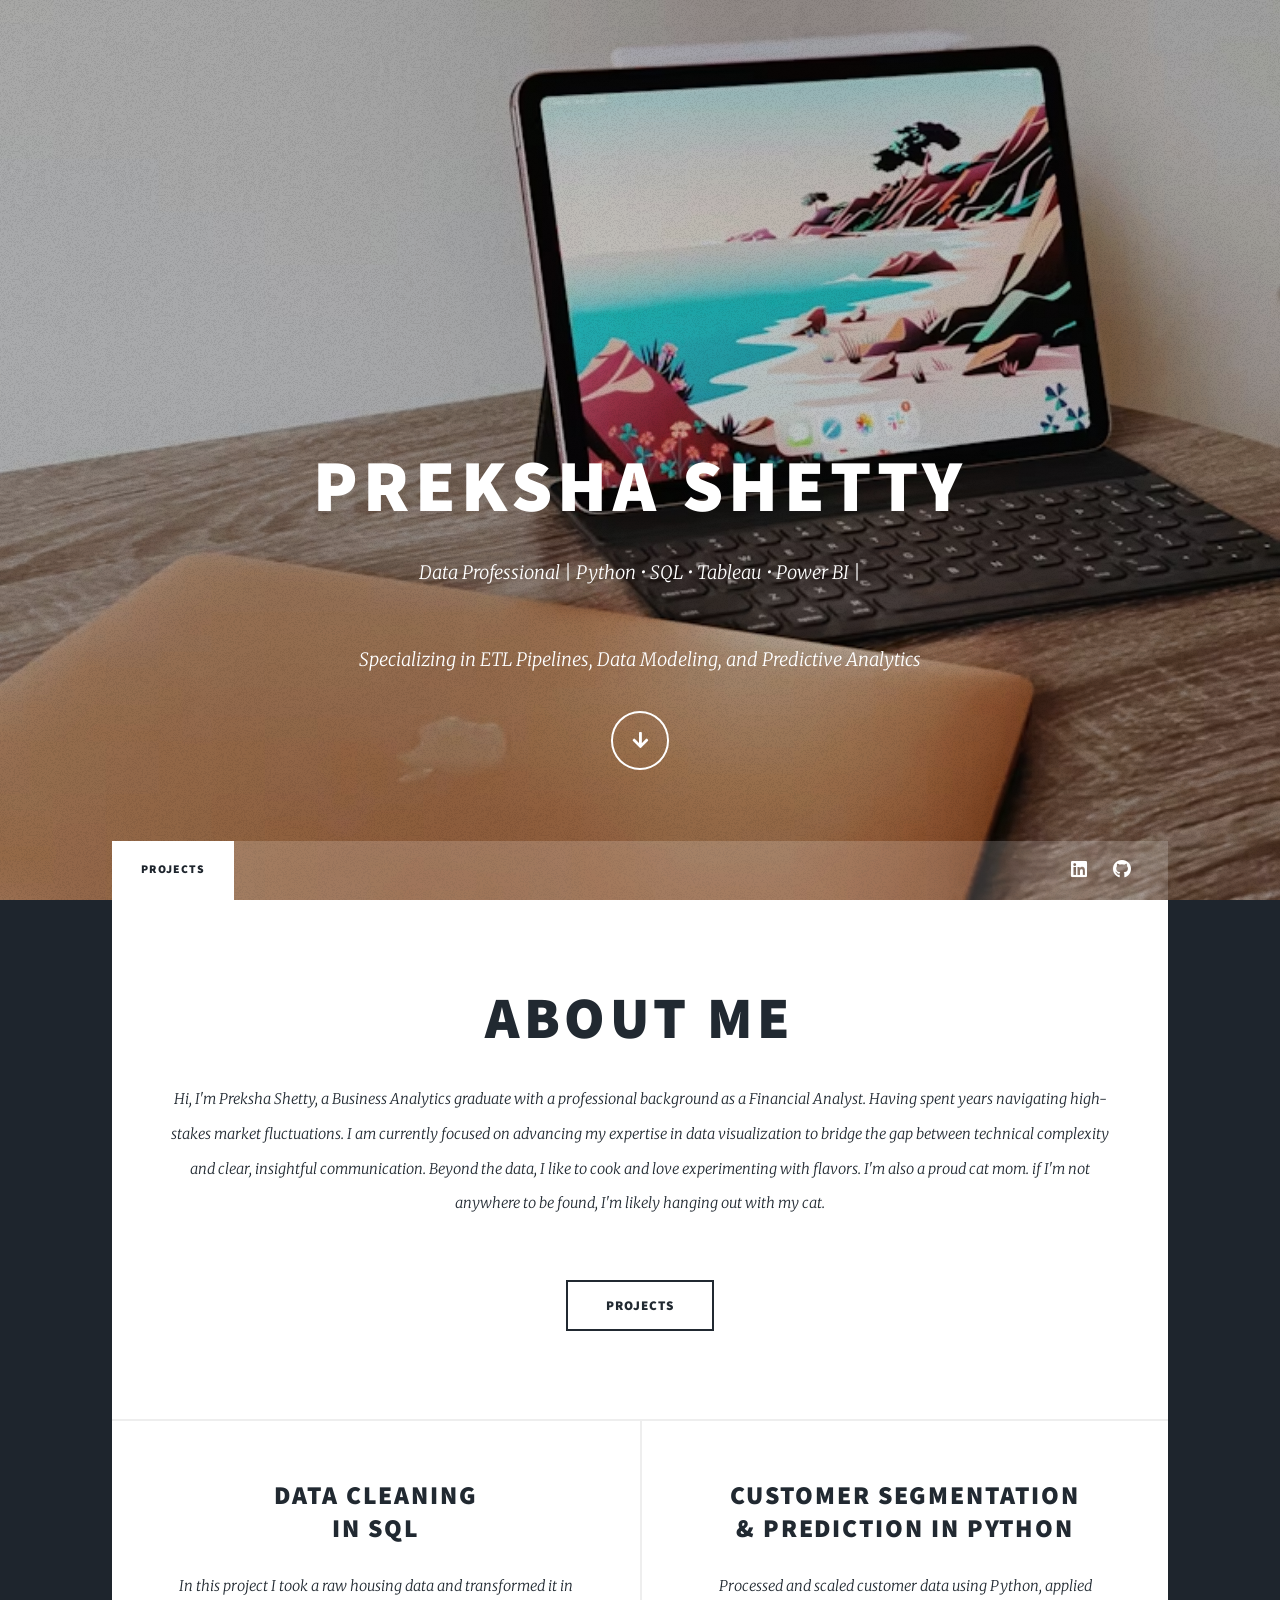
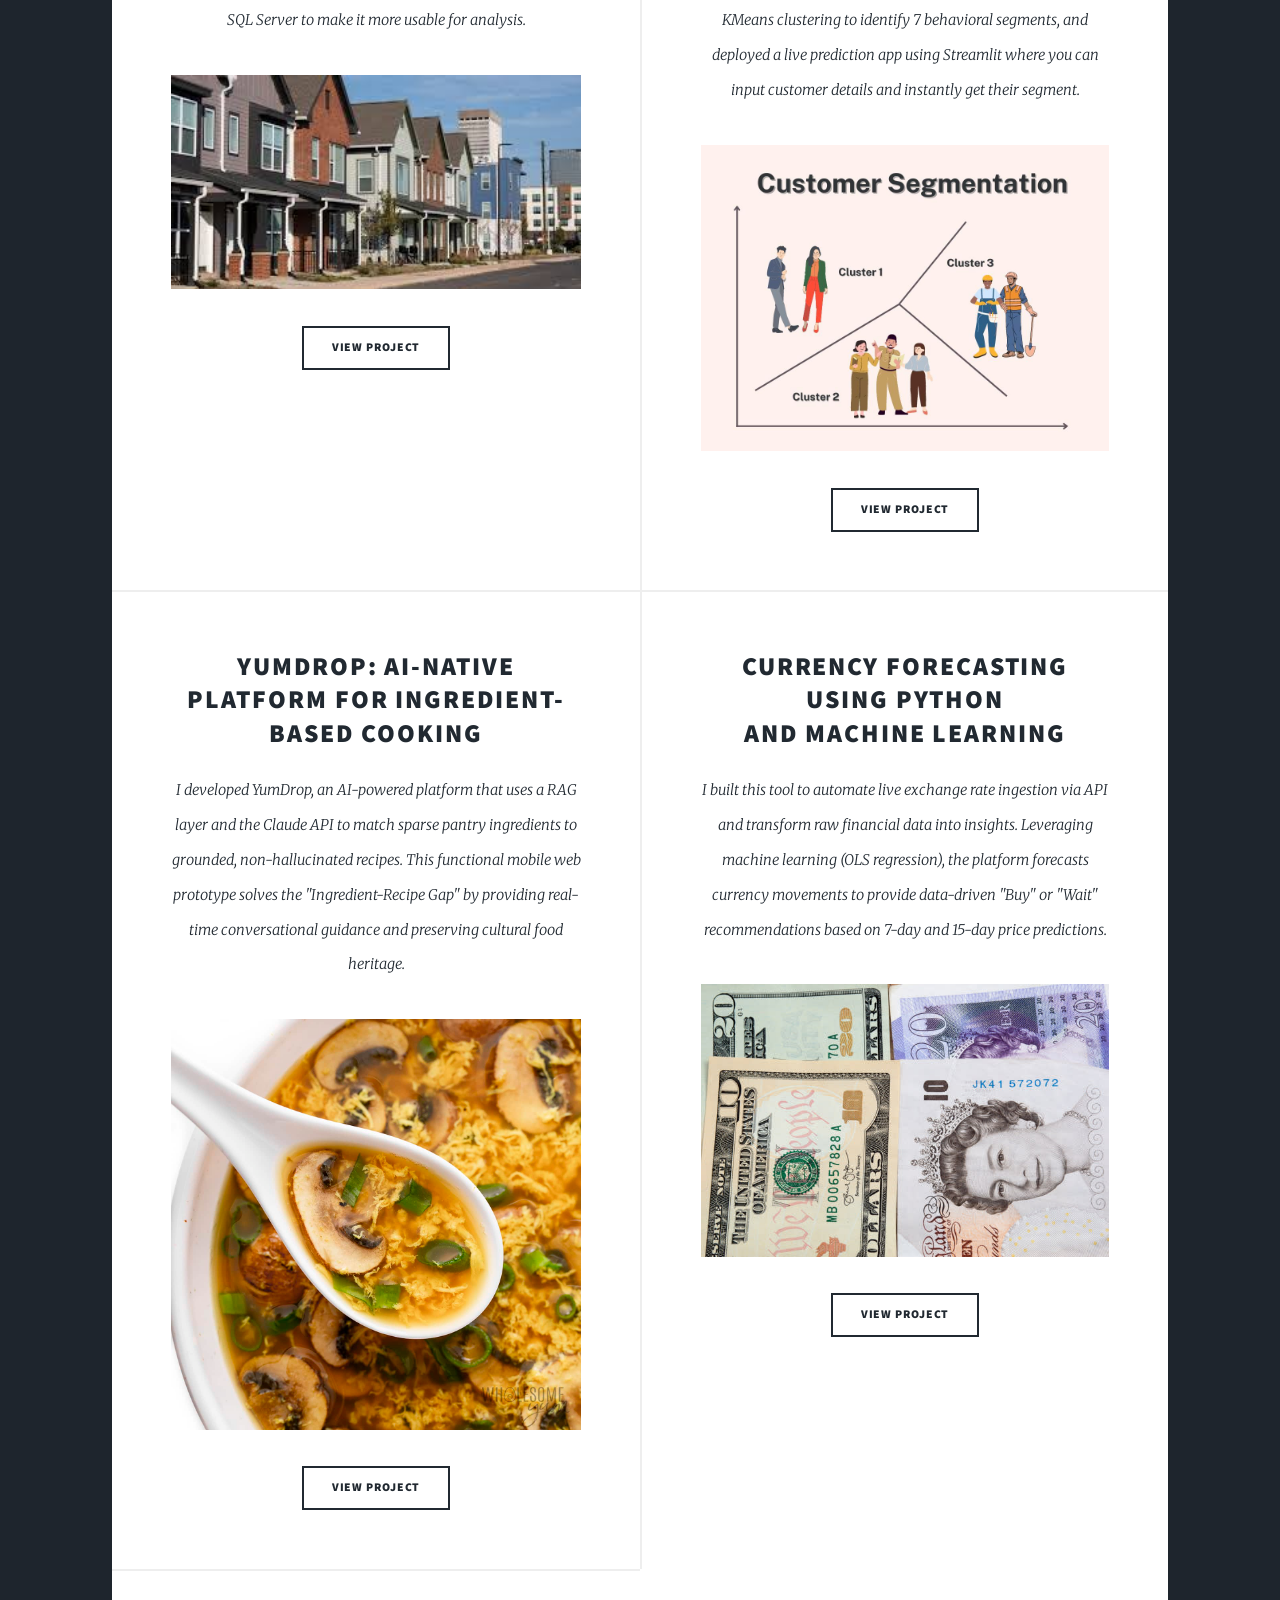
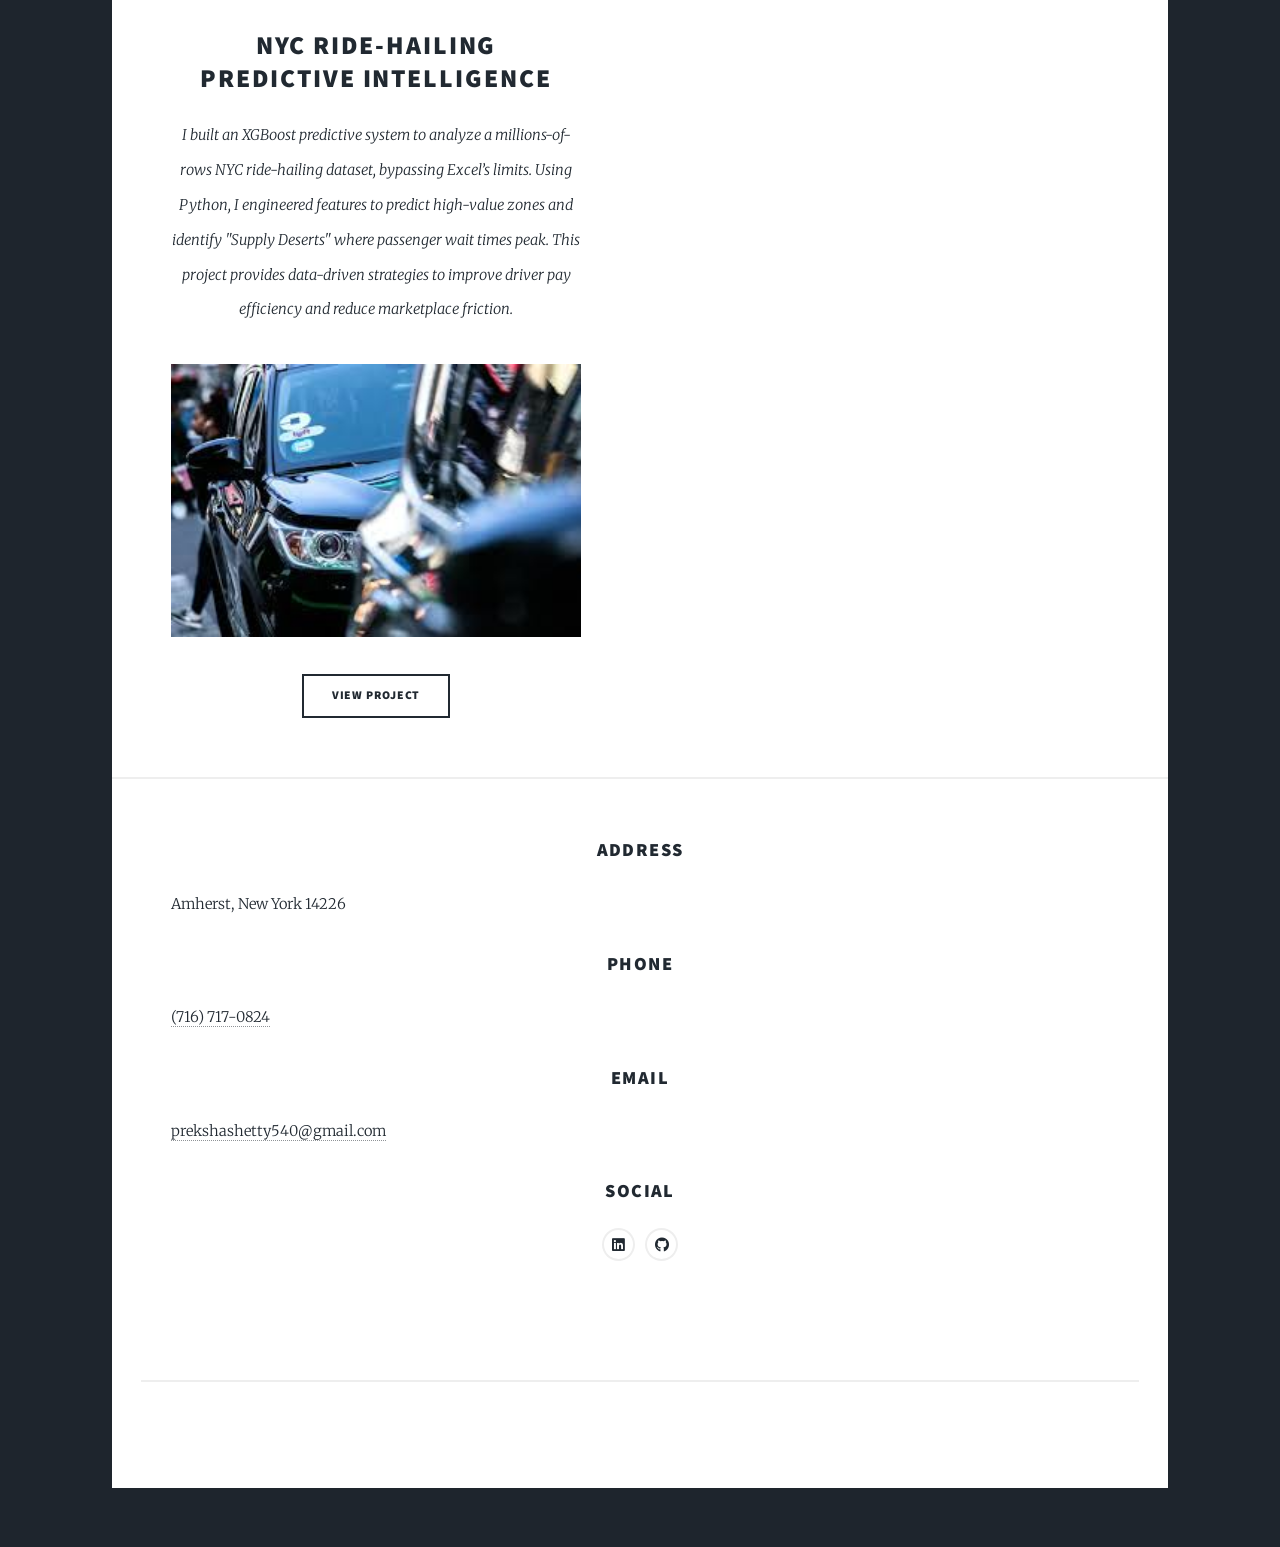
<file: index.html>
<!DOCTYPE HTML>
<!--
	Massively by HTML5 UP
	html5up.net | @ajlkn
	Free for personal and commercial use under the CCA 3.0 license (html5up.net/license)
-->
<html>
	<head>
		<title>Preksha Shetty Portfolio</title>
		<meta charset="utf-8" />
	<meta name="viewport" content="width=device-width, initial-scale=1, maximum-scale=1, user-scalable=no" />
		<link rel="stylesheet" href="assets/css/main.css" />
		<noscript><link rel="stylesheet" href="assets/css/noscript.css" /></noscript>
		<style>
  body {
    background-size: cover !important;
    background-attachment: scroll !important;
    background-position: center center !important;
  }

  #intro {
    background-size: cover !important;
    background-attachment: scroll !important;
    background-position: center center !important;
  }
</style>
	</head>
	<body class="is-preload">

		<!-- Wrapper -->
			<div id="wrapper" class="fade-in">

				<!-- Intro -->
					<div id="intro">
						<h1>Preksha Shetty<br />
						</h1>
						<p>Data Professional | Python • SQL • Tableau • Power BI |
						 <br />
						  <br /> Specializing in ETL Pipelines, Data Modeling, and Predictive Analytics <br />
						 </p>
						<ul class="actions">
							<li><a href="#header" class="button icon solid solo fa-arrow-down scrolly">Continue</a></li>
						</ul>
					</div>

				<!-- Header -->
					<header id="header">
						<a href="index.html" class="logo">About Me</a>
					</header>

				<!-- Nav -->
					<nav id="nav">
						<ul class="links">
							<li class="active"><a href="index.html">Projects</a></li>
							
						</ul>
						<ul class="icons">
							<li><a href="https://www.linkedin.com/in/prekshasshetty/" class="icon brands alt fa-linkedin"><span class="label">linkedin</span></a></li>
							<li><a href="https://github.com/Preksha-Shetty" class="icon brands alt fa-github"><span class="label">GitHub</span></a></li>
						</ul>
					</nav>

				<!-- Main -->
					<div id="main">

						<!-- Featured Post -->
							<article class="post featured">
								<header class="major">
									
									<h2><a href="#">About Me<br />
									</a></h2>
									<p>Hi, I'm Preksha Shetty, a Business Analytics graduate with a
professional background as a Financial Analyst. Having spent years
navigating high-stakes market fluctuations. I am currently focused on
advancing my expertise in data visualization to bridge the gap between
technical complexity and clear, insightful communication. Beyond the
data, I like to cook and love experimenting with flavors. I'm also a
proud cat mom. if I'm not anywhere to be found, I'm likely hanging out
with my cat.<br /></p>
								</header>
								
								<ul class="actions special">
									<li><a href="#" class="button large">Projects</a></li>
								</ul>
							</article>

						<!-- Posts -->
							<section class="posts">
								<article>
									<header>
										<h2><a href="#">Data Cleaning <br />
										in SQL</a></h2>
									</header>
									<p style="text-align: center;"><em>In this project I took a raw housing data and transformed it in SQL Server to make it more usable for analysis.</em></p>
									<a href="#" class="image fit"><img src="images/housing.jpg" alt="" /></a>
									
									<ul class="actions special">
										<li><a href="https://github.com/Preksha-Shetty/Data-Cleaning-in-SQL" class="button">View Project</a></li>
									</ul>
								</article>
								<article>
									<header>
										<h2><a href="#">Customer Segmentation <br />
										& Prediction in Python</a></h2>
									</header>
									<p style="text-align: center;"><em>Processed and scaled customer data using Python, applied KMeans clustering to identify 7 behavioral segments, and deployed a live prediction app using Streamlit where you can input customer details and instantly get their segment. </em></p>
									<a href="#" class="image fit"><img src="images/seg.jpg" alt="" /></a>
									
									<ul class="actions special">
										<li><a href="https://github.com/Preksha-Shetty/Customer-Segmentation" class="button">View Project</a></li>
									</ul>
								</article>
									<article>
									<header>
										<h2><a href="#">YumDrop: AI-Native Platform for Ingredient-Based Cooking </a></h2>
									</header>
									<p style="text-align: center;"><em>I developed YumDrop, an AI-powered platform that uses a RAG layer and the Claude API to match sparse pantry ingredients to grounded, non-hallucinated recipes. This functional mobile web prototype solves the "Ingredient-Recipe Gap" by providing real-time conversational guidance and preserving cultural food heritage.</em></p>
									<a href="#" class="image fit"><img src="images/yumdrop.jpg" alt="" /></a>
									<ul class="actions special">
										<li><a href="https://github.com/Preksha-Shetty/YumDrop" class="button">View Project</a></li>
									</ul>
								</article>
								<article>
									<header>
										<h2><a href="#">Currency Forecasting using Python <br />
										and Machine Learning</a></h2>
									</header>
									<p style="text-align: center;"><em>I built this tool to automate live exchange rate ingestion via API and transform raw financial data into insights. Leveraging machine learning (OLS regression), the platform forecasts currency movements to provide data-driven "Buy" or "Wait" recommendations based on 7-day and 15-day price predictions.</em></p>
									<a href="#" class="image fit"><img src="images/Currency.jpg" alt="" /></a>
									
									<ul class="actions special">
										<li><a href="https://github.com/Preksha-Shetty/RateWatch" class="button">View Project</a></li>
									</ul>
								</article>
								<article>
									<header>
										<h2><a href="#">NYC Ride-Hailing  <br />
										Predictive Intelligence</a></h2>
									</header>
									<p style="text-align: center;"><em>I built an XGBoost predictive system to analyze a millions-of-rows NYC ride-hailing dataset, bypassing Excel’s limits. Using Python, I engineered features to predict high-value zones and identify "Supply Deserts" where passenger wait times peak. This project provides data-driven strategies to improve driver pay efficiency and reduce marketplace friction.</em></p>
									<a href="#" class="image fit"><img src="images/uber1.jpg" alt="" /></a>
									
									<ul class="actions special">
										<li><a href="https://github.com/Preksha-Shetty/XGBoost-Intelligence-for-Urban-Mobility-Markets" class="button">View Project</a></li>
									</ul>
								</article>
							</section>

						<!-- Footer -->
							<footer>
								<section class="split contact">
									<section class="alt">
										<h3>Address</h3>
										<p>Amherst, New York 14226</p>
									</section>
									<section>
										<h3>Phone</h3>
										<p><a href="#">(716) 717-0824</a></p>
									</section>
									<section>
										<h3>Email</h3>
										<p><a href="#">prekshashetty540@gmail.com</a></p>
									</section>
									<section>
										<h3>Social</h3>
										<ul class="icons alt">
											<li><a href="https://www.linkedin.com/in/prekshasshetty/" class="icon brands alt fa-linkedin"><span class="label">linkedin</span></a></li>
											<li><a href="https://github.com/Preksha-Shetty" class="icon brands alt fa-github"><span class="label">GitHub</span></a></li>
										</ul>
									</section>
								</section>
							</footer>

				<!-- Copyright -->
					<div id="copyright">
						<ul><li>&copy; Untitled</li><li>Design: <a href="https://html5up.net">HTML5 UP</a></li></ul>
					</div>

			</div>

		<!-- Scripts -->
			<script src="assets/js/jquery.min.js"></script>
			<script src="assets/js/jquery.scrollex.min.js"></script>
			<script src="assets/js/jquery.scrolly.min.js"></script>
			<script src="assets/js/browser.min.js"></script>
			<script src="assets/js/breakpoints.min.js"></script>
			<script src="assets/js/util.js"></script>
			<script src="assets/js/main.js"></script>

	</body>
</html>
</file>
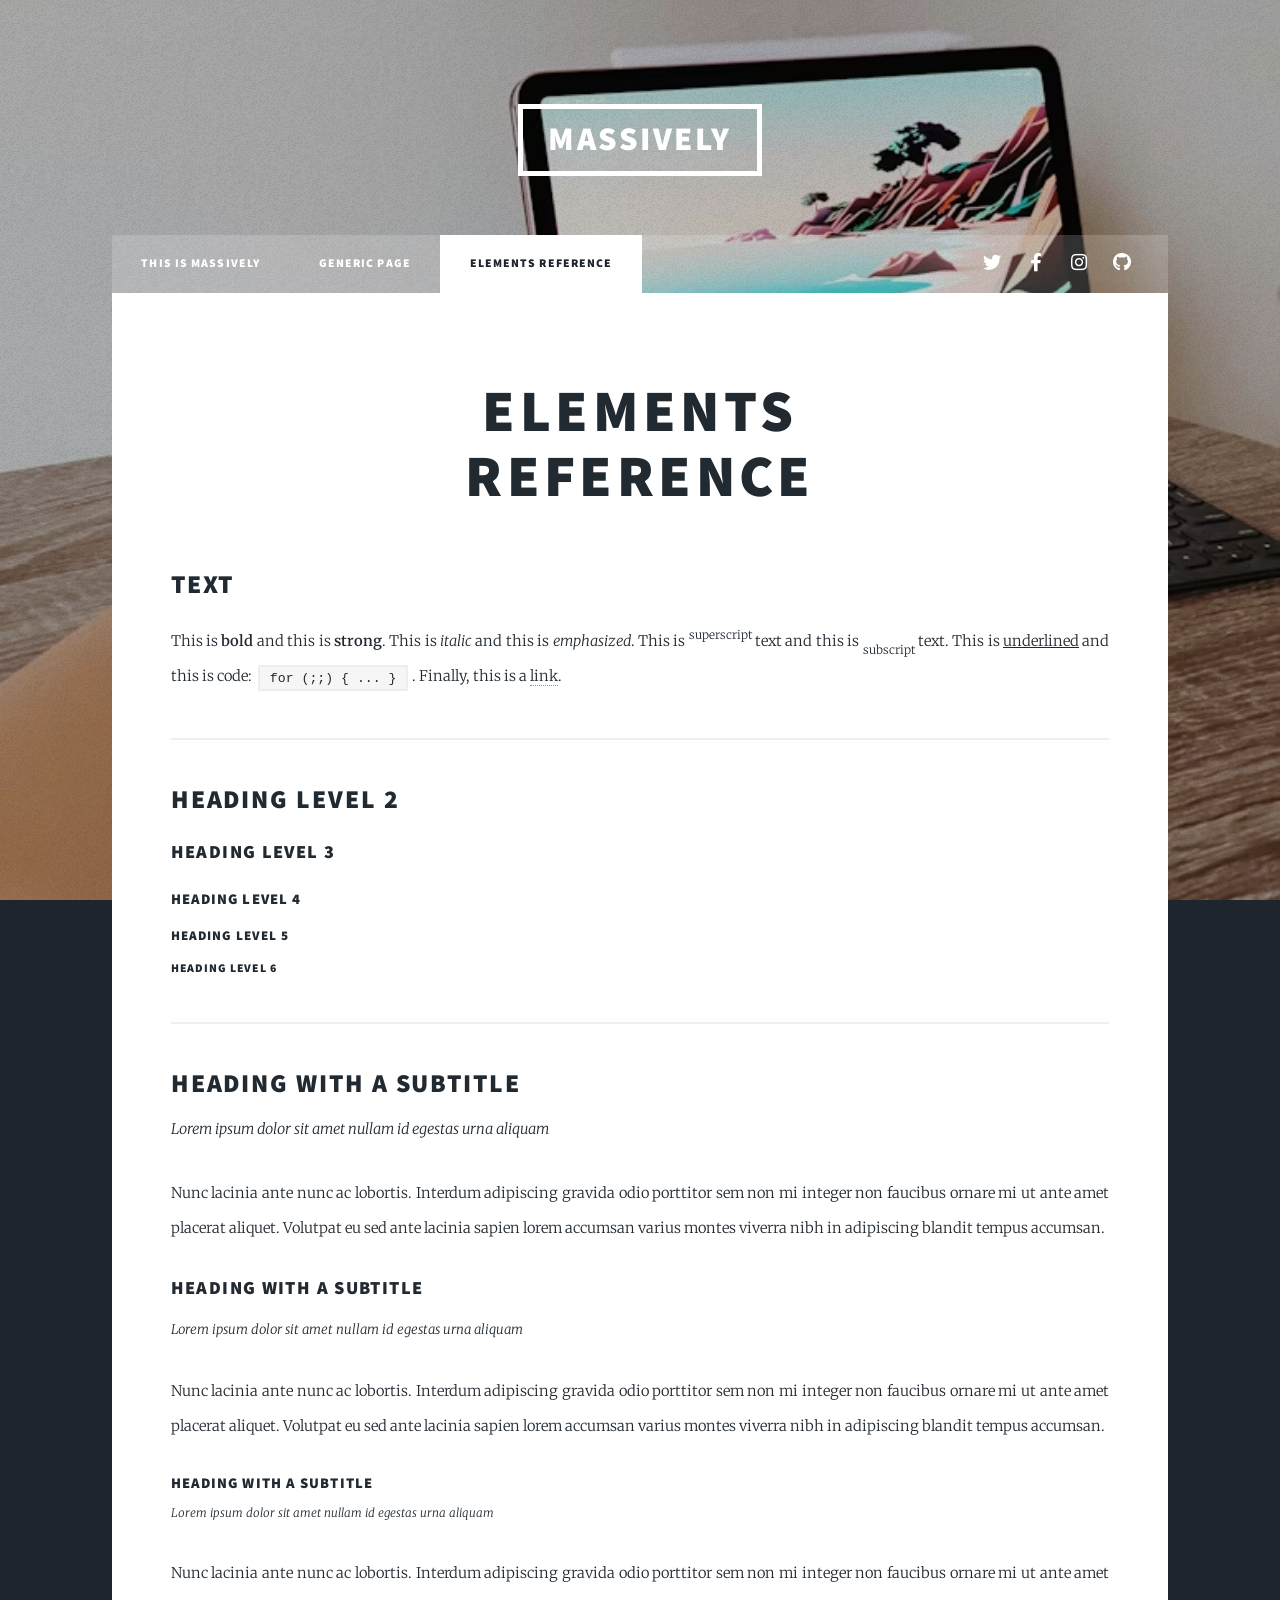
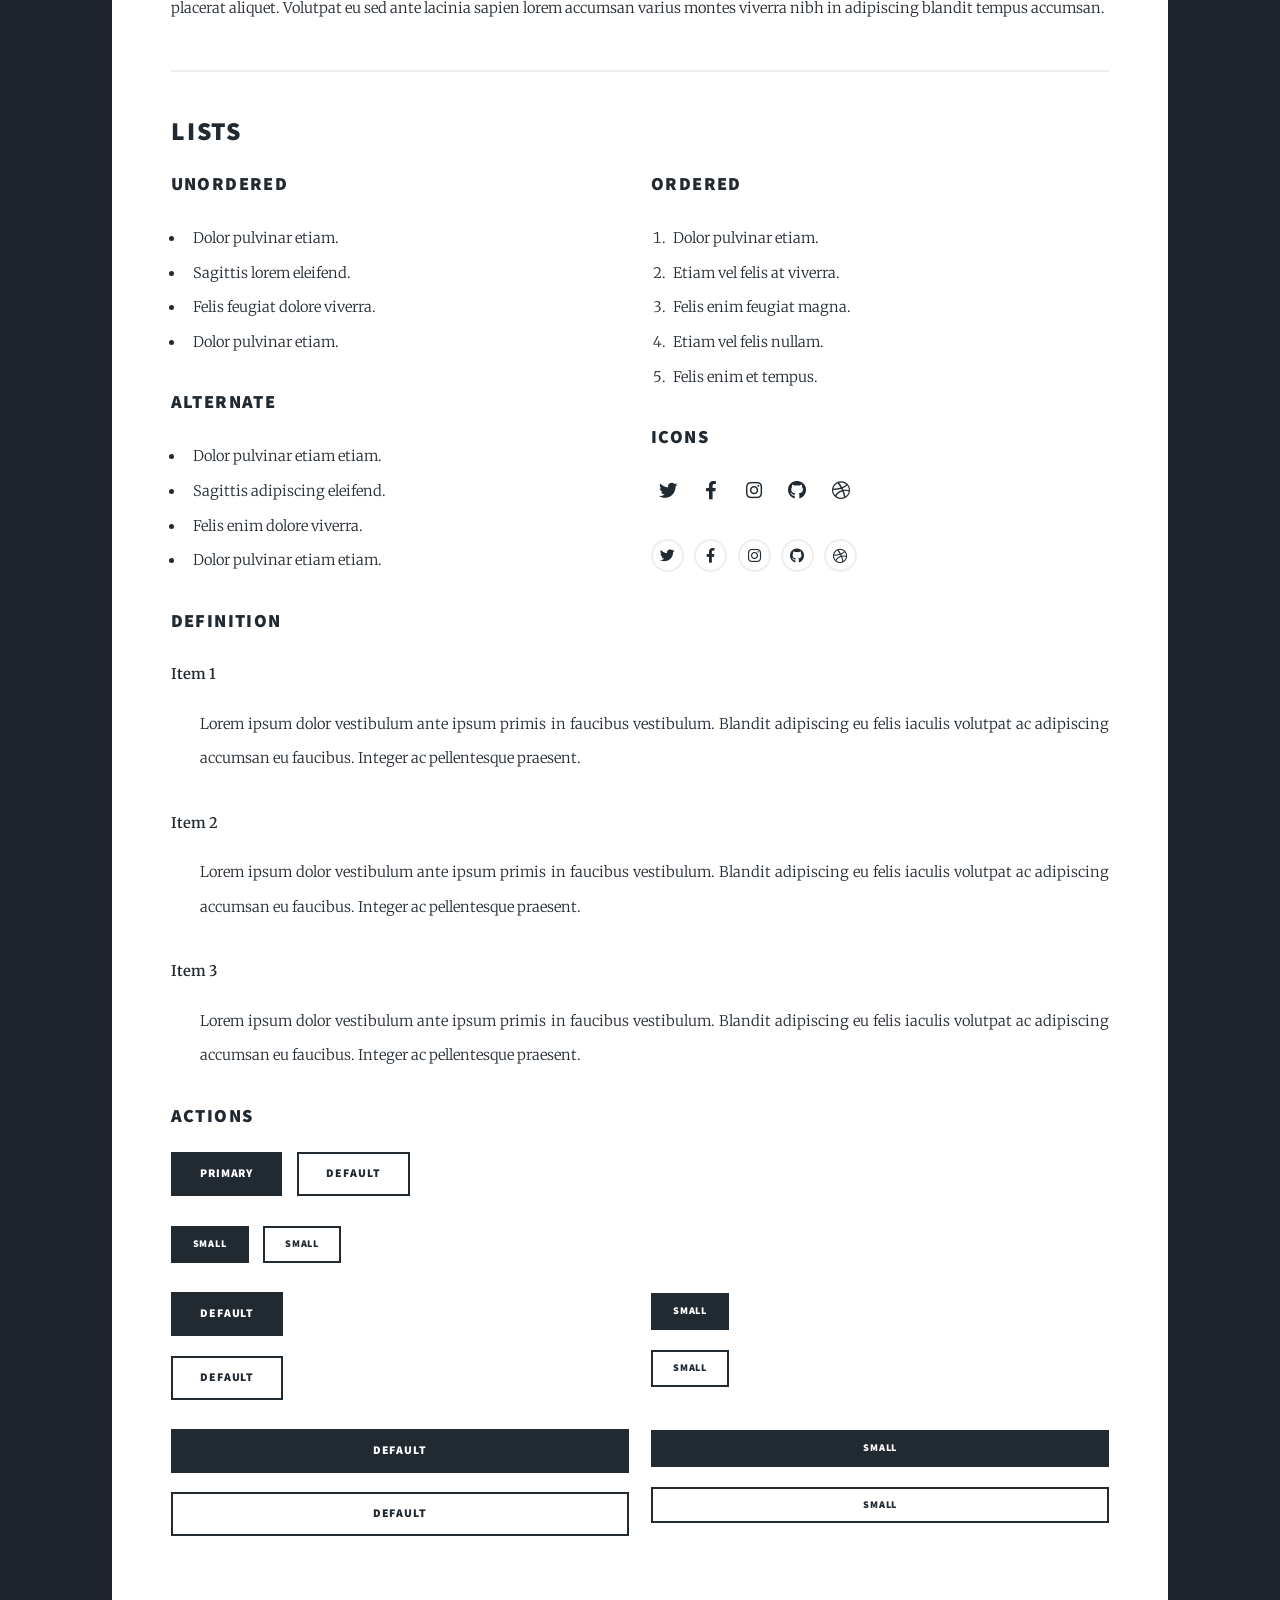
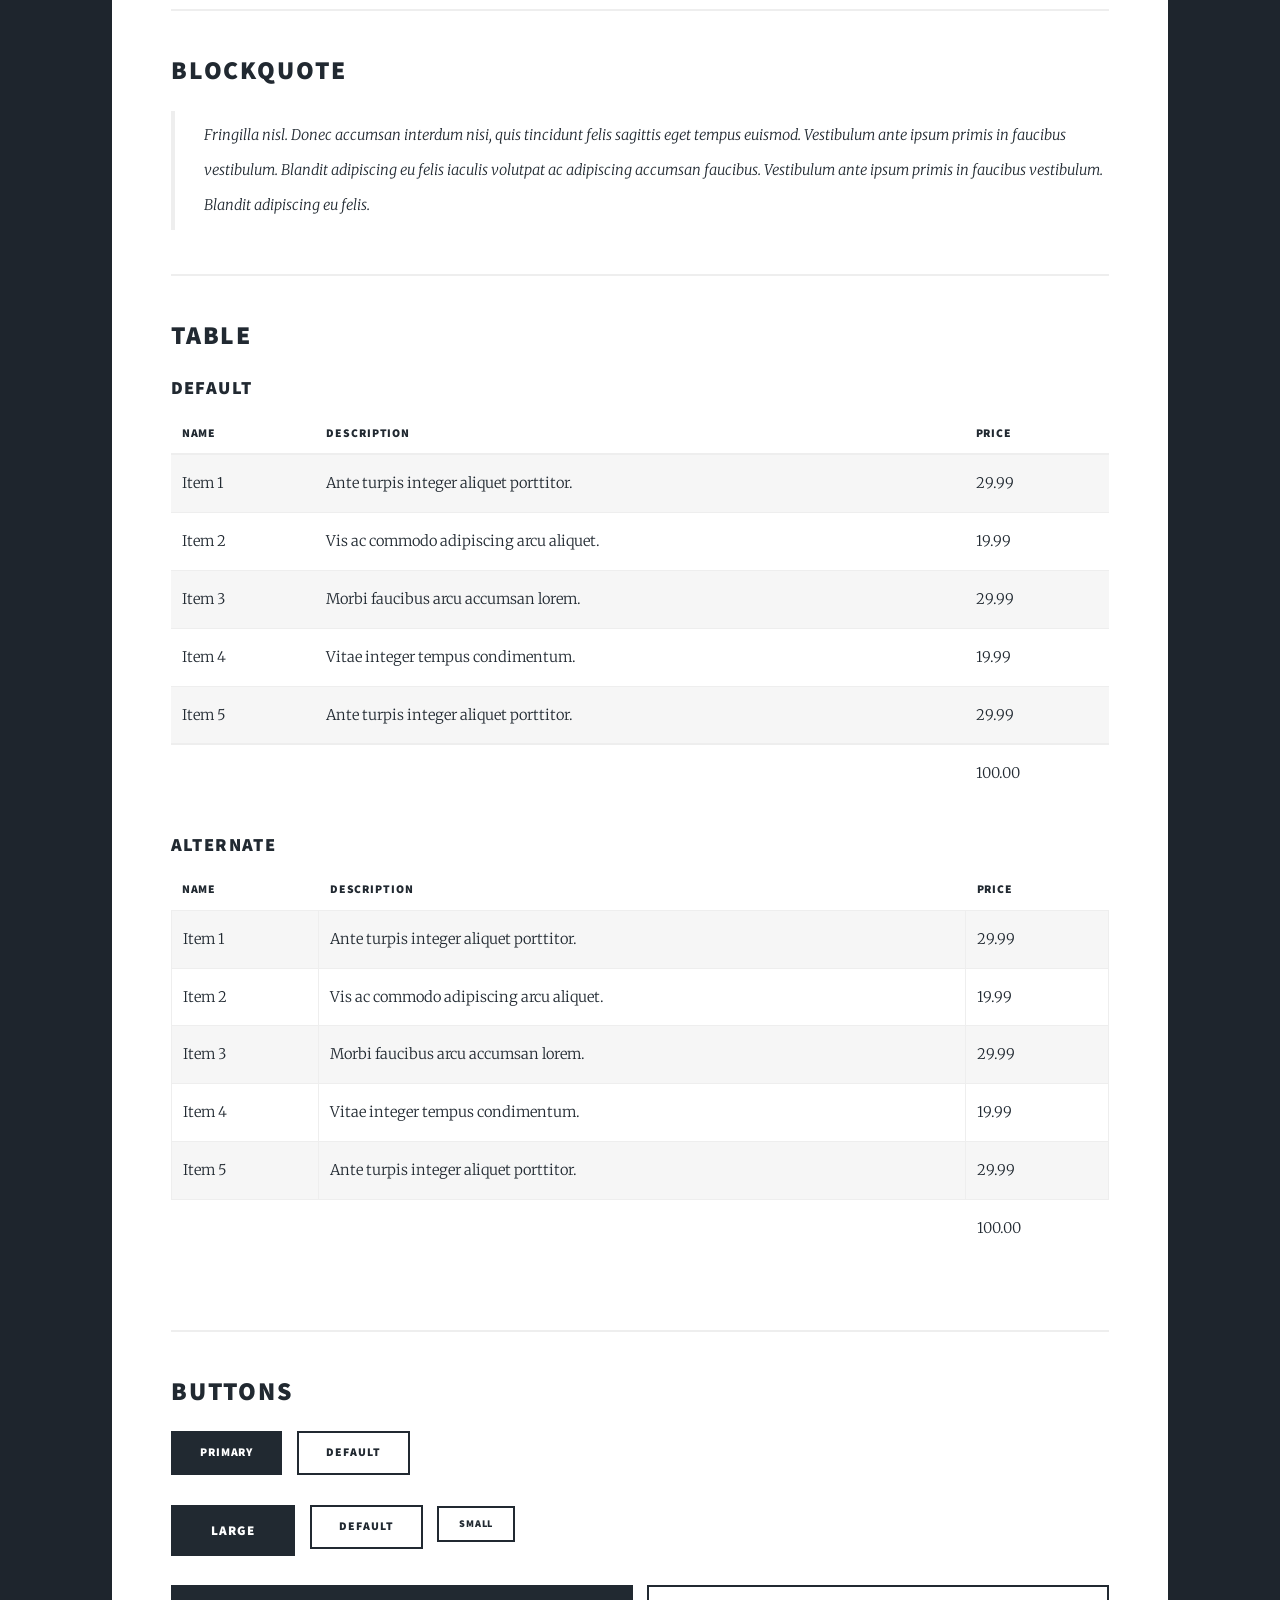
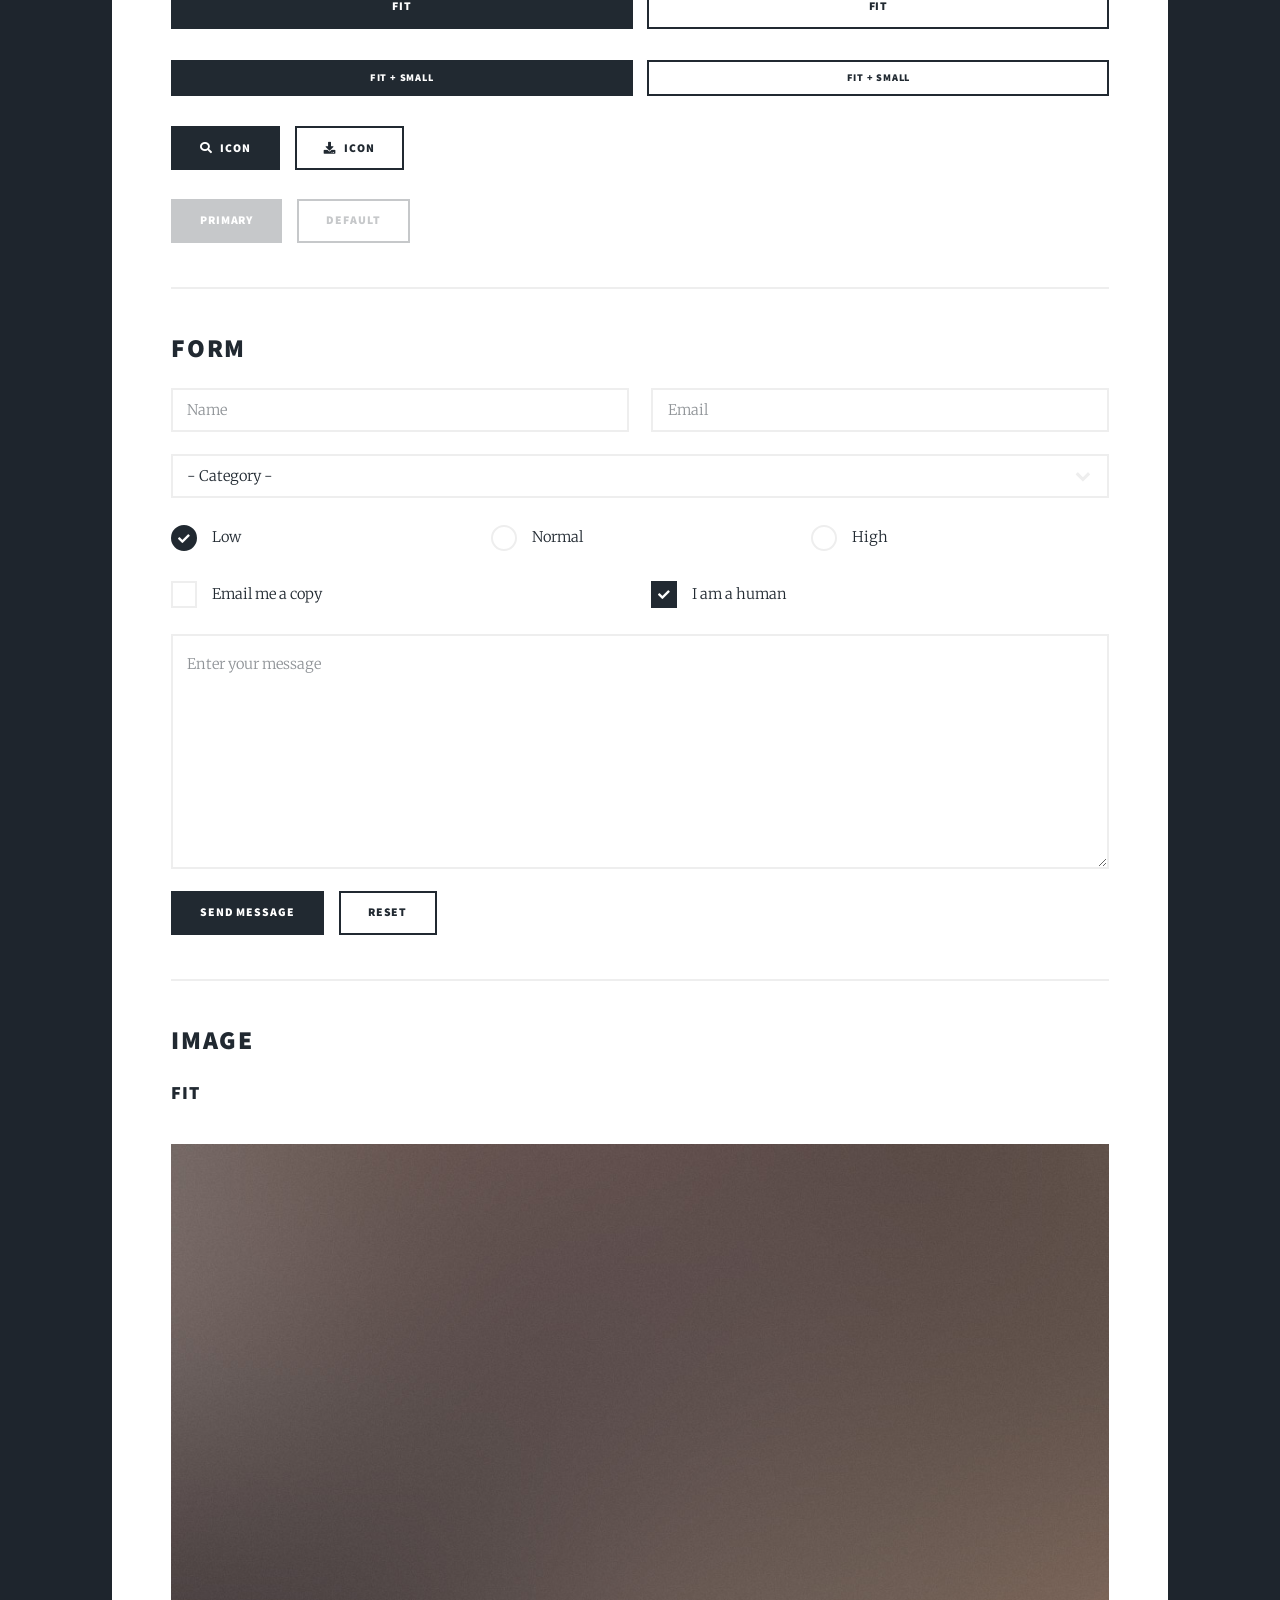
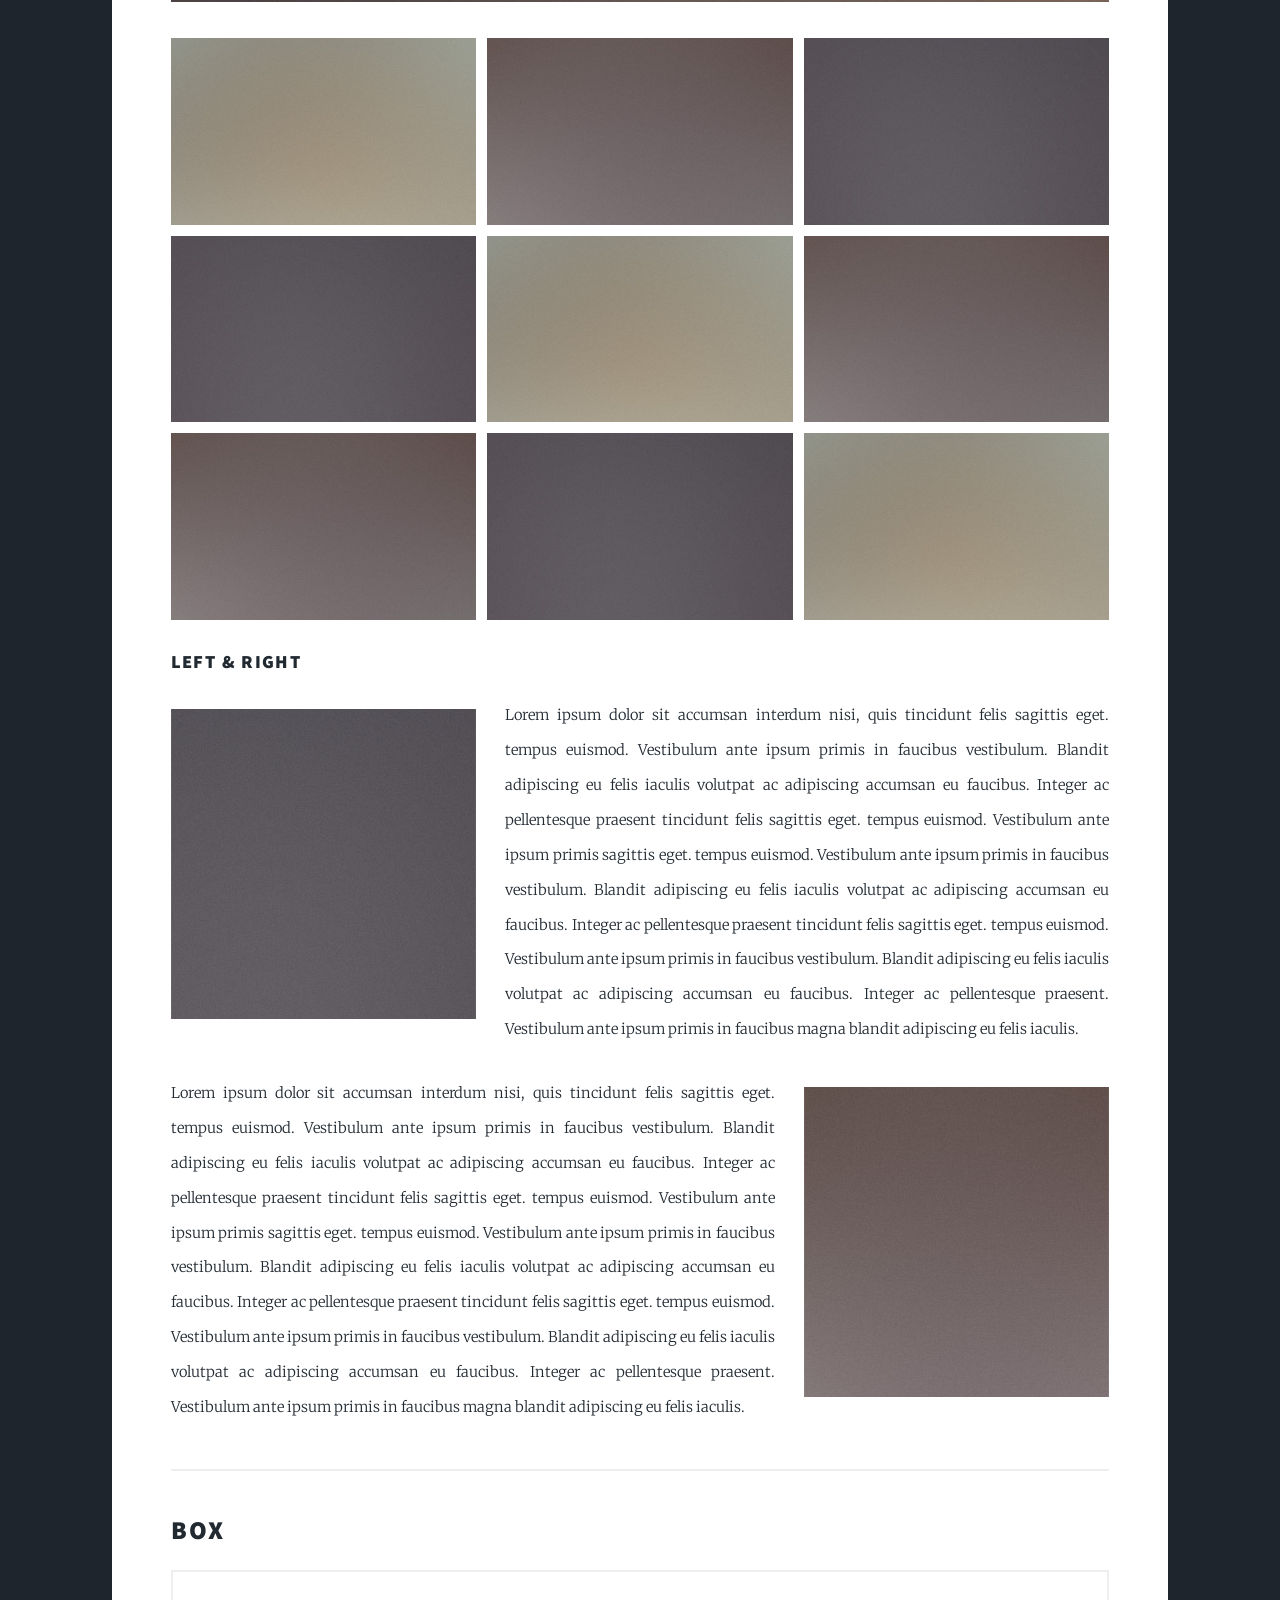
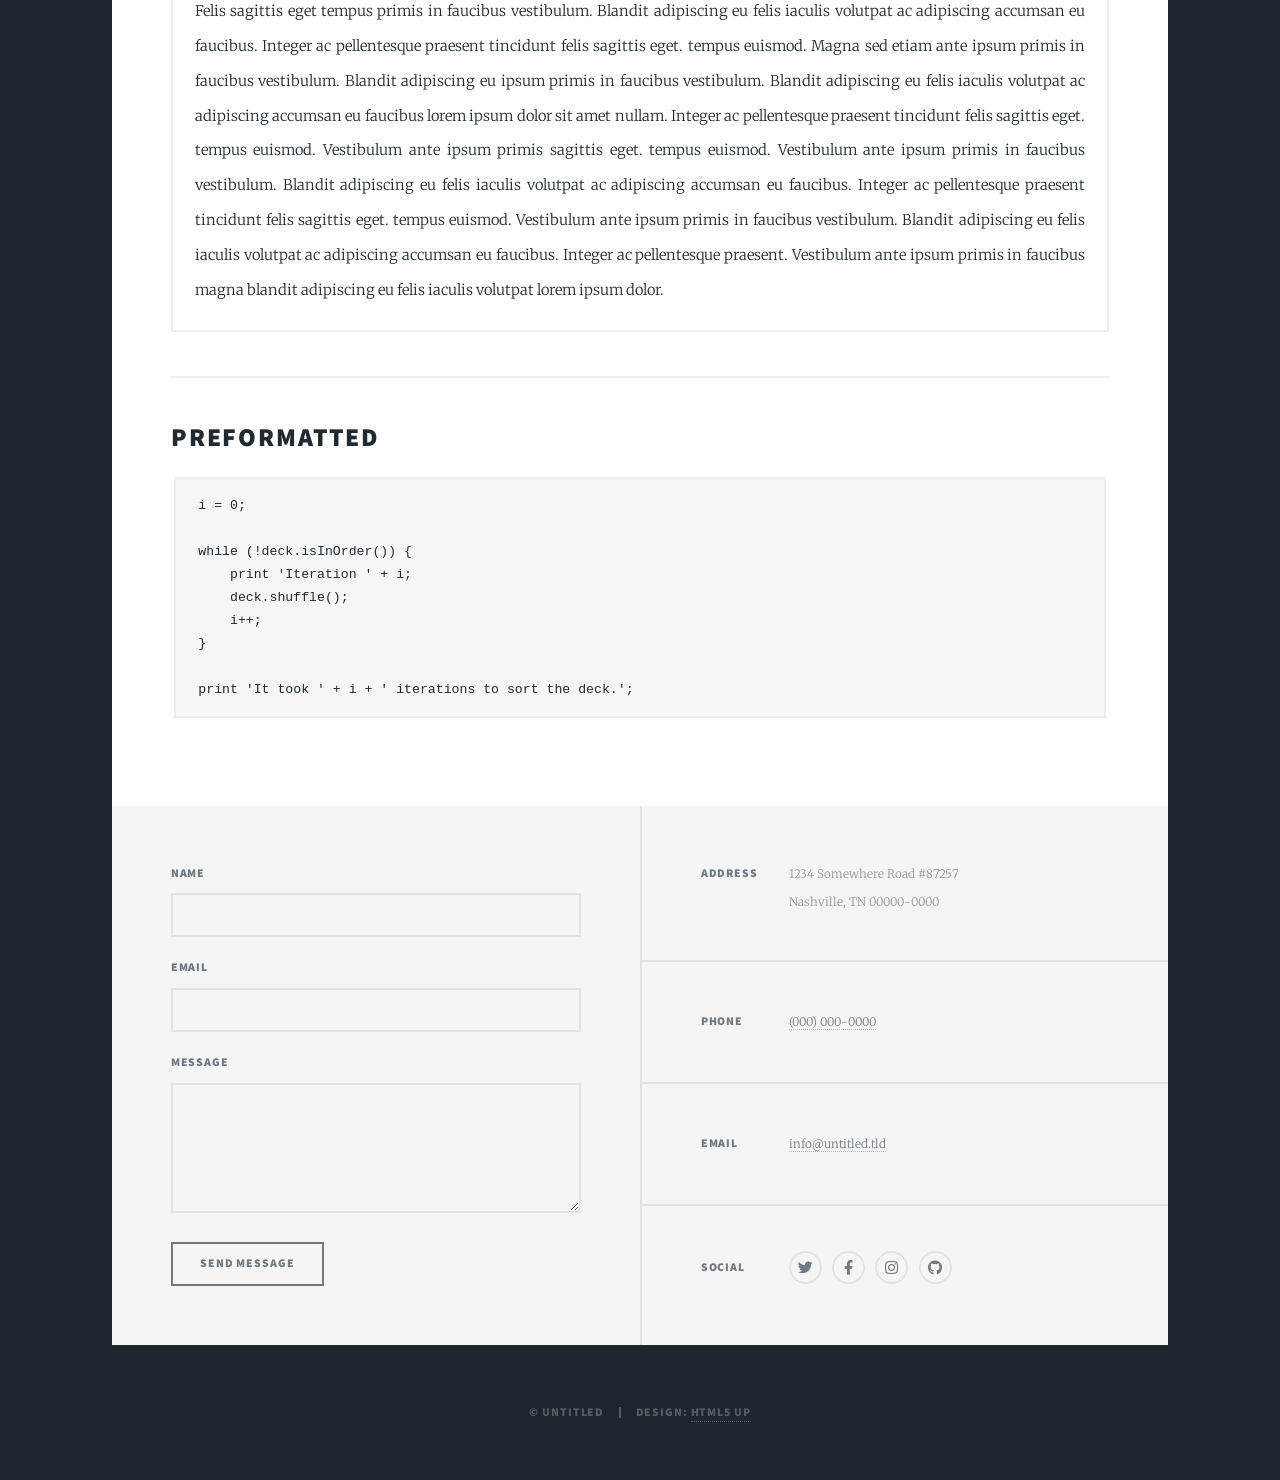
<file: elements.html>
<!DOCTYPE HTML>
<!--
	Massively by HTML5 UP
	html5up.net | @ajlkn
	Free for personal and commercial use under the CCA 3.0 license (html5up.net/license)
-->
<html>
	<head>
		<title>Elements Reference - Massively by HTML5 UP</title>
		<meta charset="utf-8" />
		<meta name="viewport" content="width=device-width, initial-scale=1, user-scalable=no" />
		<link rel="stylesheet" href="assets/css/main.css" />
		<noscript><link rel="stylesheet" href="assets/css/noscript.css" /></noscript>
	</head>
	<body class="is-preload">

		<!-- Wrapper -->
			<div id="wrapper">

				<!-- Header -->
					<header id="header">
						<a href="index.html" class="logo">Massively</a>
					</header>

				<!-- Nav -->
					<nav id="nav">
						<ul class="links">
							<li><a href="index.html">This is Massively</a></li>
							<li><a href="generic.html">Generic Page</a></li>
							<li class="active"><a href="elements.html">Elements Reference</a></li>
						</ul>
						<ul class="icons">
							<li><a href="#" class="icon brands fa-twitter"><span class="label">Twitter</span></a></li>
							<li><a href="#" class="icon brands fa-facebook-f"><span class="label">Facebook</span></a></li>
							<li><a href="#" class="icon brands fa-instagram"><span class="label">Instagram</span></a></li>
							<li><a href="#" class="icon brands fa-github"><span class="label">GitHub</span></a></li>
						</ul>
					</nav>

				<!-- Main -->
					<div id="main">

						<!-- Post -->
							<section class="post">
								<header class="major">
									<h1>Elements<br />
									Reference</h1>
								</header>

								<!-- Text stuff -->
									<h2>Text</h2>
									<p>This is <b>bold</b> and this is <strong>strong</strong>. This is <i>italic</i> and this is <em>emphasized</em>.
									This is <sup>superscript</sup> text and this is <sub>subscript</sub> text.
									This is <u>underlined</u> and this is code: <code>for (;;) { ... }</code>.
									Finally, this is a <a href="#">link</a>.</p>
									<hr />
									<h2>Heading Level 2</h2>
									<h3>Heading Level 3</h3>
									<h4>Heading Level 4</h4>
									<h5>Heading Level 5</h5>
									<h6>Heading Level 6</h6>
									<hr />
									<header>
										<h2>Heading with a Subtitle</h2>
										<p>Lorem ipsum dolor sit amet nullam id egestas urna aliquam</p>
									</header>
									<p>Nunc lacinia ante nunc ac lobortis. Interdum adipiscing gravida odio porttitor sem non mi integer non faucibus ornare mi ut ante amet placerat aliquet. Volutpat eu sed ante lacinia sapien lorem accumsan varius montes viverra nibh in adipiscing blandit tempus accumsan.</p>
									<header>
										<h3>Heading with a Subtitle</h3>
										<p>Lorem ipsum dolor sit amet nullam id egestas urna aliquam</p>
									</header>
									<p>Nunc lacinia ante nunc ac lobortis. Interdum adipiscing gravida odio porttitor sem non mi integer non faucibus ornare mi ut ante amet placerat aliquet. Volutpat eu sed ante lacinia sapien lorem accumsan varius montes viverra nibh in adipiscing blandit tempus accumsan.</p>
									<header>
										<h4>Heading with a Subtitle</h4>
										<p>Lorem ipsum dolor sit amet nullam id egestas urna aliquam</p>
									</header>
									<p>Nunc lacinia ante nunc ac lobortis. Interdum adipiscing gravida odio porttitor sem non mi integer non faucibus ornare mi ut ante amet placerat aliquet. Volutpat eu sed ante lacinia sapien lorem accumsan varius montes viverra nibh in adipiscing blandit tempus accumsan.</p>

									<hr />

								<!-- Lists -->
									<h2>Lists</h2>
									<div class="row">
										<div class="col-6 col-12-small">

											<h3>Unordered</h3>
											<ul>
												<li>Dolor pulvinar etiam.</li>
												<li>Sagittis lorem eleifend.</li>
												<li>Felis feugiat dolore viverra.</li>
												<li>Dolor pulvinar etiam.</li>
											</ul>

											<h3>Alternate</h3>
											<ul class="alt">
												<li>Dolor pulvinar etiam etiam.</li>
												<li>Sagittis adipiscing eleifend.</li>
												<li>Felis enim dolore viverra.</li>
												<li>Dolor pulvinar etiam etiam.</li>
											</ul>

										</div>
										<div class="col-6 col-12-small">

											<h3>Ordered</h3>
											<ol>
												<li>Dolor pulvinar etiam.</li>
												<li>Etiam vel felis at viverra.</li>
												<li>Felis enim feugiat magna.</li>
												<li>Etiam vel felis nullam.</li>
												<li>Felis enim et tempus.</li>
											</ol>

											<h3>Icons</h3>
											<ul class="icons">
												<li><a href="#" class="icon brands fa-twitter"><span class="label">Twitter</span></a></li>
												<li><a href="#" class="icon brands fa-facebook-f"><span class="label">Facebook</span></a></li>
												<li><a href="#" class="icon brands fa-instagram"><span class="label">Instagram</span></a></li>
												<li><a href="#" class="icon brands fa-github"><span class="label">Github</span></a></li>
												<li><a href="#" class="icon brands fa-dribbble"><span class="label">Dribbble</span></a></li>
											</ul>
											<ul class="icons alt">
												<li><a href="#" class="icon brands alt fa-twitter"><span class="label">Twitter</span></a></li>
												<li><a href="#" class="icon brands alt fa-facebook-f"><span class="label">Facebook</span></a></li>
												<li><a href="#" class="icon brands alt fa-instagram"><span class="label">Instagram</span></a></li>
												<li><a href="#" class="icon brands alt fa-github"><span class="label">Github</span></a></li>
												<li><a href="#" class="icon brands alt fa-dribbble"><span class="label">Dribbble</span></a></li>
											</ul>

										</div>
									</div>
									<h3>Definition</h3>
									<dl>
										<dt>Item 1</dt>
										<dd>
											<p>Lorem ipsum dolor vestibulum ante ipsum primis in faucibus vestibulum. Blandit adipiscing eu felis iaculis volutpat ac adipiscing accumsan eu faucibus. Integer ac pellentesque praesent.</p>
										</dd>
										<dt>Item 2</dt>
										<dd>
											<p>Lorem ipsum dolor vestibulum ante ipsum primis in faucibus vestibulum. Blandit adipiscing eu felis iaculis volutpat ac adipiscing accumsan eu faucibus. Integer ac pellentesque praesent.</p>
										</dd>
										<dt>Item 3</dt>
										<dd>
											<p>Lorem ipsum dolor vestibulum ante ipsum primis in faucibus vestibulum. Blandit adipiscing eu felis iaculis volutpat ac adipiscing accumsan eu faucibus. Integer ac pellentesque praesent.</p>
										</dd>
									</dl>

									<h3>Actions</h3>
									<ul class="actions">
										<li><a href="#" class="button primary">Primary</a></li>
										<li><a href="#" class="button">Default</a></li>
									</ul>
									<ul class="actions small">
										<li><a href="#" class="button primary small">Small</a></li>
										<li><a href="#" class="button small">Small</a></li>
									</ul>
									<div class="row">
										<div class="col-6 col-12-small">
											<ul class="actions stacked">
												<li><a href="#" class="button primary">Default</a></li>
												<li><a href="#" class="button">Default</a></li>
											</ul>
										</div>
										<div class="col-6 col-12-small">
											<ul class="actions stacked">
												<li><a href="#" class="button primary small">Small</a></li>
												<li><a href="#" class="button small">Small</a></li>
											</ul>
										</div>
									</div>
									<div class="row">
										<div class="col-6 col-12-small">
											<ul class="actions stacked">
												<li><a href="#" class="button primary fit">Default</a></li>
												<li><a href="#" class="button fit">Default</a></li>
											</ul>
										</div>
										<div class="col-6 col-12-small">
											<ul class="actions stacked">
												<li><a href="#" class="button primary small fit">Small</a></li>
												<li><a href="#" class="button small fit">Small</a></li>
											</ul>
										</div>
									</div>

									<hr />

								<!-- Blockquote -->
									<h2>Blockquote</h2>
									<blockquote>Fringilla nisl. Donec accumsan interdum nisi, quis tincidunt felis sagittis eget tempus euismod. Vestibulum ante ipsum primis in faucibus vestibulum. Blandit adipiscing eu felis iaculis volutpat ac adipiscing accumsan faucibus. Vestibulum ante ipsum primis in faucibus vestibulum. Blandit adipiscing eu felis.</blockquote>

									<hr />

								<!-- Table -->
									<h2>Table</h2>

									<h3>Default</h3>
									<div class="table-wrapper">
										<table>
											<thead>
												<tr>
													<th>Name</th>
													<th>Description</th>
													<th>Price</th>
												</tr>
											</thead>
											<tbody>
												<tr>
													<td>Item 1</td>
													<td>Ante turpis integer aliquet porttitor.</td>
													<td>29.99</td>
												</tr>
												<tr>
													<td>Item 2</td>
													<td>Vis ac commodo adipiscing arcu aliquet.</td>
													<td>19.99</td>
												</tr>
												<tr>
													<td>Item 3</td>
													<td> Morbi faucibus arcu accumsan lorem.</td>
													<td>29.99</td>
												</tr>
												<tr>
													<td>Item 4</td>
													<td>Vitae integer tempus condimentum.</td>
													<td>19.99</td>
												</tr>
												<tr>
													<td>Item 5</td>
													<td>Ante turpis integer aliquet porttitor.</td>
													<td>29.99</td>
												</tr>
											</tbody>
											<tfoot>
												<tr>
													<td colspan="2"></td>
													<td>100.00</td>
												</tr>
											</tfoot>
										</table>
									</div>

									<h3>Alternate</h3>
									<div class="table-wrapper">
										<table class="alt">
											<thead>
												<tr>
													<th>Name</th>
													<th>Description</th>
													<th>Price</th>
												</tr>
											</thead>
											<tbody>
												<tr>
													<td>Item 1</td>
													<td>Ante turpis integer aliquet porttitor.</td>
													<td>29.99</td>
												</tr>
												<tr>
													<td>Item 2</td>
													<td>Vis ac commodo adipiscing arcu aliquet.</td>
													<td>19.99</td>
												</tr>
												<tr>
													<td>Item 3</td>
													<td> Morbi faucibus arcu accumsan lorem.</td>
													<td>29.99</td>
												</tr>
												<tr>
													<td>Item 4</td>
													<td>Vitae integer tempus condimentum.</td>
													<td>19.99</td>
												</tr>
												<tr>
													<td>Item 5</td>
													<td>Ante turpis integer aliquet porttitor.</td>
													<td>29.99</td>
												</tr>
											</tbody>
											<tfoot>
												<tr>
													<td colspan="2"></td>
													<td>100.00</td>
												</tr>
											</tfoot>
										</table>
									</div>

									<hr />

								<!-- Buttons -->
									<h2>Buttons</h2>
									<ul class="actions">
										<li><a href="#" class="button primary">Primary</a></li>
										<li><a href="#" class="button">Default</a></li>
									</ul>
									<ul class="actions">
										<li><a href="#" class="button primary large">Large</a></li>
										<li><a href="#" class="button">Default</a></li>
										<li><a href="#" class="button small">Small</a></li>
									</ul>
									<ul class="actions fit">
										<li><a href="#" class="button primary fit">Fit</a></li>
										<li><a href="#" class="button fit">Fit</a></li>
									</ul>
									<ul class="actions fit small">
										<li><a href="#" class="button primary fit small">Fit + Small</a></li>
										<li><a href="#" class="button fit small">Fit + Small</a></li>
									</ul>
									<ul class="actions">
										<li><a href="#" class="button primary icon solid fa-search">Icon</a></li>
										<li><a href="#" class="button icon solid fa-download">Icon</a></li>
									</ul>
									<ul class="actions">
										<li><span class="button primary disabled">Primary</span></li>
										<li><span class="button disabled">Default</span></li>
									</ul>

									<hr />

								<!-- Form -->
									<h2>Form</h2>

									<form method="post" action="#">
										<div class="row gtr-uniform">
											<div class="col-6 col-12-xsmall">
												<input type="text" name="demo-name" id="demo-name" value="" placeholder="Name" />
											</div>
											<div class="col-6 col-12-xsmall">
												<input type="email" name="demo-email" id="demo-email" value="" placeholder="Email" />
											</div>
											<!-- Break -->
											<div class="col-12">
												<select name="demo-category" id="demo-category">
													<option value="">- Category -</option>
													<option value="1">Manufacturing</option>
													<option value="1">Shipping</option>
													<option value="1">Administration</option>
													<option value="1">Human Resources</option>
												</select>
											</div>
											<!-- Break -->
											<div class="col-4 col-12-small">
												<input type="radio" id="demo-priority-low" name="demo-priority" checked>
												<label for="demo-priority-low">Low</label>
											</div>
											<div class="col-4 col-12-small">
												<input type="radio" id="demo-priority-normal" name="demo-priority">
												<label for="demo-priority-normal">Normal</label>
											</div>
											<div class="col-4 col-12-small">
												<input type="radio" id="demo-priority-high" name="demo-priority">
												<label for="demo-priority-high">High</label>
											</div>
											<!-- Break -->
											<div class="col-6 col-12-small">
												<input type="checkbox" id="demo-copy" name="demo-copy">
												<label for="demo-copy">Email me a copy</label>
											</div>
											<div class="col-6 col-12-small">
												<input type="checkbox" id="demo-human" name="demo-human" checked>
												<label for="demo-human">I am a human</label>
											</div>
											<!-- Break -->
											<div class="col-12">
												<textarea name="demo-message" id="demo-message" placeholder="Enter your message" rows="6"></textarea>
											</div>
											<!-- Break -->
											<div class="col-12">
												<ul class="actions">
													<li><input type="submit" value="Send Message" class="primary" /></li>
													<li><input type="reset" value="Reset" /></li>
												</ul>
											</div>
										</div>
									</form>

									<hr />

								<!-- Image -->
									<h2>Image</h2>

									<h3>Fit</h3>
									<span class="image fit"><img src="images/pic01.jpg" alt="" /></span>
									<div class="box alt">
										<div class="row gtr-50 gtr-uniform">
											<div class="col-4"><span class="image fit"><img src="images/pic02.jpg" alt="" /></span></div>
											<div class="col-4"><span class="image fit"><img src="images/pic03.jpg" alt="" /></span></div>
											<div class="col-4"><span class="image fit"><img src="images/pic04.jpg" alt="" /></span></div>
											<!-- Break -->
											<div class="col-4"><span class="image fit"><img src="images/pic04.jpg" alt="" /></span></div>
											<div class="col-4"><span class="image fit"><img src="images/pic02.jpg" alt="" /></span></div>
											<div class="col-4"><span class="image fit"><img src="images/pic03.jpg" alt="" /></span></div>
											<!-- Break -->
											<div class="col-4"><span class="image fit"><img src="images/pic03.jpg" alt="" /></span></div>
											<div class="col-4"><span class="image fit"><img src="images/pic04.jpg" alt="" /></span></div>
											<div class="col-4"><span class="image fit"><img src="images/pic02.jpg" alt="" /></span></div>
										</div>
									</div>

									<h3>Left &amp; Right</h3>
									<p><span class="image left"><img src="images/pic08.jpg" alt="" /></span>Lorem ipsum dolor sit accumsan interdum nisi, quis tincidunt felis sagittis eget. tempus euismod. Vestibulum ante ipsum primis in faucibus vestibulum. Blandit adipiscing eu felis iaculis volutpat ac adipiscing accumsan eu faucibus. Integer ac pellentesque praesent tincidunt felis sagittis eget. tempus euismod. Vestibulum ante ipsum primis sagittis eget. tempus euismod. Vestibulum ante ipsum primis in faucibus vestibulum. Blandit adipiscing eu felis iaculis volutpat ac adipiscing accumsan eu faucibus. Integer ac pellentesque praesent tincidunt felis sagittis eget. tempus euismod. Vestibulum ante ipsum primis in faucibus vestibulum. Blandit adipiscing eu felis iaculis volutpat ac adipiscing accumsan eu faucibus. Integer ac pellentesque praesent. Vestibulum ante ipsum primis in faucibus magna blandit adipiscing eu felis iaculis.</p>
									<p><span class="image right"><img src="images/pic09.jpg" alt="" /></span>Lorem ipsum dolor sit accumsan interdum nisi, quis tincidunt felis sagittis eget. tempus euismod. Vestibulum ante ipsum primis in faucibus vestibulum. Blandit adipiscing eu felis iaculis volutpat ac adipiscing accumsan eu faucibus. Integer ac pellentesque praesent tincidunt felis sagittis eget. tempus euismod. Vestibulum ante ipsum primis sagittis eget. tempus euismod. Vestibulum ante ipsum primis in faucibus vestibulum. Blandit adipiscing eu felis iaculis volutpat ac adipiscing accumsan eu faucibus. Integer ac pellentesque praesent tincidunt felis sagittis eget. tempus euismod. Vestibulum ante ipsum primis in faucibus vestibulum. Blandit adipiscing eu felis iaculis volutpat ac adipiscing accumsan eu faucibus. Integer ac pellentesque praesent. Vestibulum ante ipsum primis in faucibus magna blandit adipiscing eu felis iaculis.</p>

									<hr />

								<!-- Box -->
									<h2>Box</h2>
									<div class="box">
										<p>Felis sagittis eget tempus primis in faucibus vestibulum. Blandit adipiscing eu felis iaculis volutpat ac adipiscing accumsan eu faucibus. Integer ac pellentesque praesent tincidunt felis sagittis eget. tempus euismod. Magna sed etiam ante ipsum primis in faucibus vestibulum. Blandit adipiscing eu ipsum primis in faucibus vestibulum. Blandit adipiscing eu felis iaculis volutpat ac adipiscing accumsan eu faucibus lorem ipsum dolor sit amet nullam. Integer ac pellentesque praesent tincidunt felis sagittis eget. tempus euismod. Vestibulum ante ipsum primis sagittis eget. tempus euismod. Vestibulum ante ipsum primis in faucibus vestibulum. Blandit adipiscing eu felis iaculis volutpat ac adipiscing accumsan eu faucibus. Integer ac pellentesque praesent tincidunt felis sagittis eget. tempus euismod. Vestibulum ante ipsum primis in faucibus vestibulum. Blandit adipiscing eu felis iaculis volutpat ac adipiscing accumsan eu faucibus. Integer ac pellentesque praesent. Vestibulum ante ipsum primis in faucibus magna blandit adipiscing eu felis iaculis volutpat lorem ipsum dolor.</p>
									</div>

									<hr />

								<!-- Preformatted Code -->
									<h2>Preformatted</h2>
									<pre><code>i = 0;

while (!deck.isInOrder()) {
    print 'Iteration ' + i;
    deck.shuffle();
    i++;
}

print 'It took ' + i + ' iterations to sort the deck.';
</code></pre>

							</section>

					</div>

				<!-- Footer -->
					<footer id="footer">
						<section>
							<form method="post" action="#">
								<div class="fields">
									<div class="field">
										<label for="name">Name</label>
										<input type="text" name="name" id="name" />
									</div>
									<div class="field">
										<label for="email">Email</label>
										<input type="text" name="email" id="email" />
									</div>
									<div class="field">
										<label for="message">Message</label>
										<textarea name="message" id="message" rows="3"></textarea>
									</div>
								</div>
								<ul class="actions">
									<li><input type="submit" value="Send Message" /></li>
								</ul>
							</form>
						</section>
						<section class="split contact">
							<section class="alt">
								<h3>Address</h3>
								<p>1234 Somewhere Road #87257<br />
								Nashville, TN 00000-0000</p>
							</section>
							<section>
								<h3>Phone</h3>
								<p><a href="#">(000) 000-0000</a></p>
							</section>
							<section>
								<h3>Email</h3>
								<p><a href="#">info@untitled.tld</a></p>
							</section>
							<section>
								<h3>Social</h3>
								<ul class="icons alt">
									<li><a href="#" class="icon brands alt fa-twitter"><span class="label">Twitter</span></a></li>
									<li><a href="#" class="icon brands alt fa-facebook-f"><span class="label">Facebook</span></a></li>
									<li><a href="#" class="icon brands alt fa-instagram"><span class="label">Instagram</span></a></li>
									<li><a href="#" class="icon brands alt fa-github"><span class="label">GitHub</span></a></li>
								</ul>
							</section>
						</section>
					</footer>

				<!-- Copyright -->
					<div id="copyright">
						<ul><li>&copy; Untitled</li><li>Design: <a href="https://html5up.net">HTML5 UP</a></li></ul>
					</div>

			</div>

		<!-- Scripts -->
			<script src="assets/js/jquery.min.js"></script>
			<script src="assets/js/jquery.scrollex.min.js"></script>
			<script src="assets/js/jquery.scrolly.min.js"></script>
			<script src="assets/js/browser.min.js"></script>
			<script src="assets/js/breakpoints.min.js"></script>
			<script src="assets/js/util.js"></script>
			<script src="assets/js/main.js"></script>

	</body>
</html>
</file>
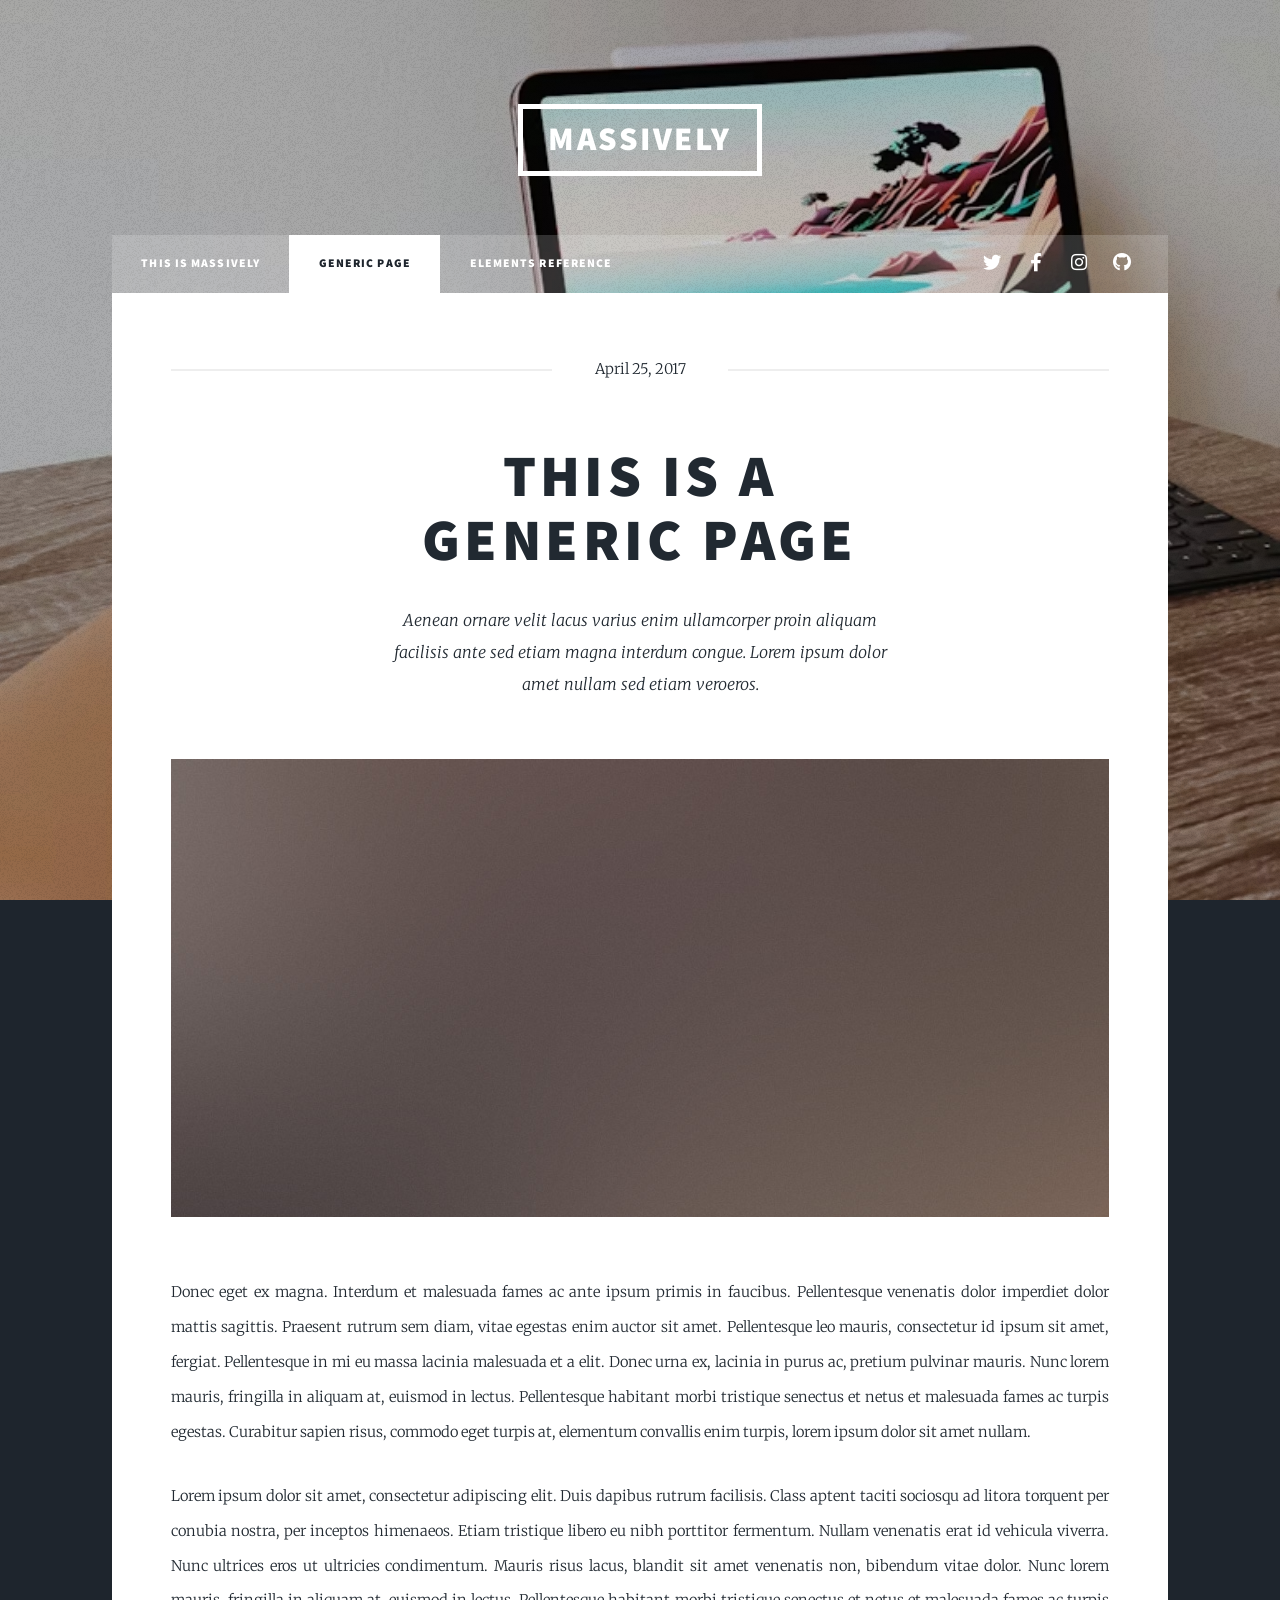
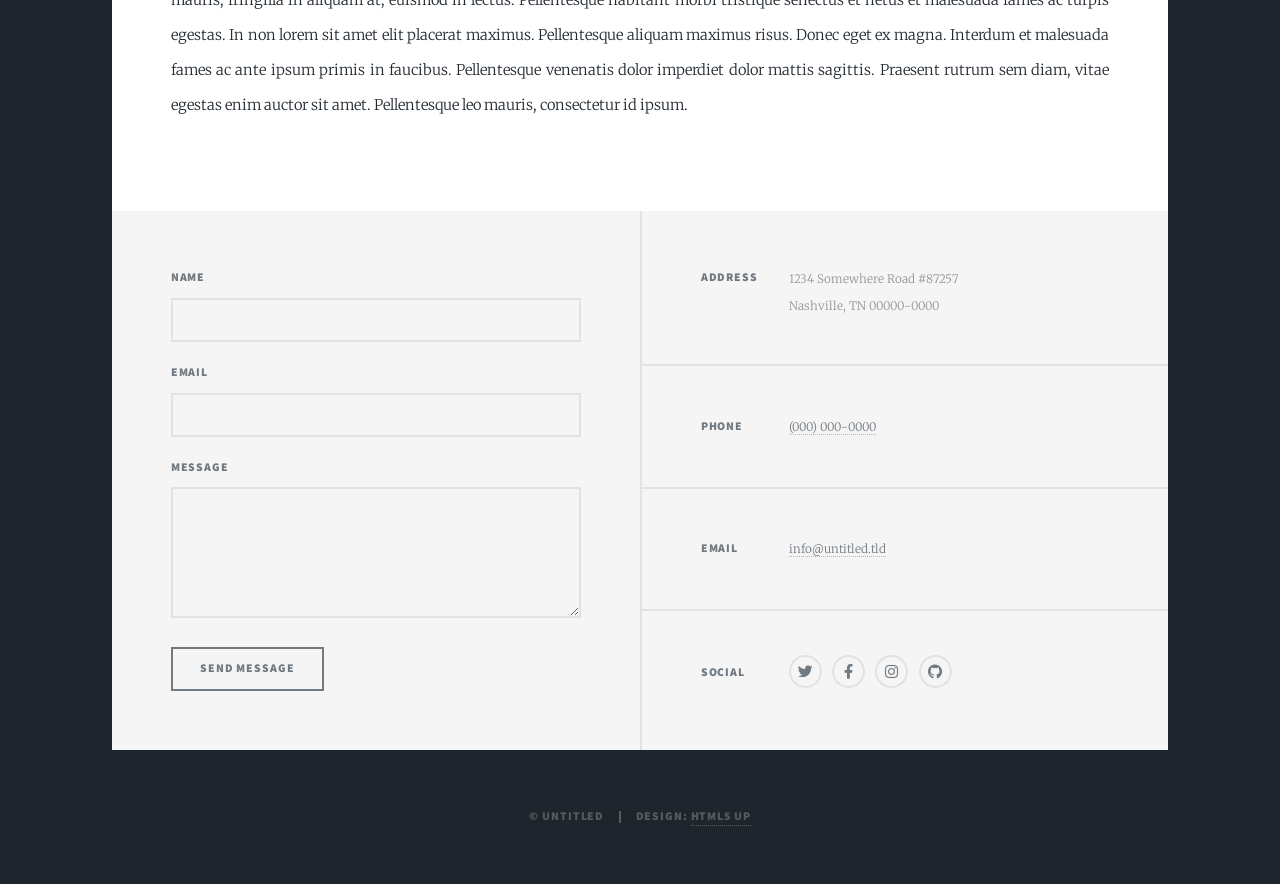
<file: generic.html>
<!DOCTYPE HTML>
<!--
	Massively by HTML5 UP
	html5up.net | @ajlkn
	Free for personal and commercial use under the CCA 3.0 license (html5up.net/license)
-->
<html>
	<head>
		<title>Generic Page - Massively by HTML5 UP</title>
		<meta charset="utf-8" />
		<meta name="viewport" content="width=device-width, initial-scale=1, user-scalable=no" />
		<link rel="stylesheet" href="assets/css/main.css" />
		<noscript><link rel="stylesheet" href="assets/css/noscript.css" /></noscript>
	</head>
	<body class="is-preload">

		<!-- Wrapper -->
			<div id="wrapper">

				<!-- Header -->
					<header id="header">
						<a href="index.html" class="logo">Massively</a>
					</header>

				<!-- Nav -->
					<nav id="nav">
						<ul class="links">
							<li><a href="index.html">This is Massively</a></li>
							<li class="active"><a href="generic.html">Generic Page</a></li>
							<li><a href="elements.html">Elements Reference</a></li>
						</ul>
						<ul class="icons">
							<li><a href="#" class="icon brands fa-twitter"><span class="label">Twitter</span></a></li>
							<li><a href="#" class="icon brands fa-facebook-f"><span class="label">Facebook</span></a></li>
							<li><a href="#" class="icon brands fa-instagram"><span class="label">Instagram</span></a></li>
							<li><a href="#" class="icon brands fa-github"><span class="label">GitHub</span></a></li>
						</ul>
					</nav>

				<!-- Main -->
					<div id="main">

						<!-- Post -->
							<section class="post">
								<header class="major">
									<span class="date">April 25, 2017</span>
									<h1>This is a<br />
									Generic Page</h1>
									<p>Aenean ornare velit lacus varius enim ullamcorper proin aliquam<br />
									facilisis ante sed etiam magna interdum congue. Lorem ipsum dolor<br />
									amet nullam sed etiam veroeros.</p>
								</header>
								<div class="image main"><img src="images/pic01.jpg" alt="" /></div>
								<p>Donec eget ex magna. Interdum et malesuada fames ac ante ipsum primis in faucibus. Pellentesque venenatis dolor imperdiet dolor mattis sagittis. Praesent rutrum sem diam, vitae egestas enim auctor sit amet. Pellentesque leo mauris, consectetur id ipsum sit amet, fergiat. Pellentesque in mi eu massa lacinia malesuada et a elit. Donec urna ex, lacinia in purus ac, pretium pulvinar mauris. Nunc lorem mauris, fringilla in aliquam at, euismod in lectus. Pellentesque habitant morbi tristique senectus et netus et malesuada fames ac turpis egestas. Curabitur sapien risus, commodo eget turpis at, elementum convallis enim turpis, lorem ipsum dolor sit amet nullam.</p>
								<p>Lorem ipsum dolor sit amet, consectetur adipiscing elit. Duis dapibus rutrum facilisis. Class aptent taciti sociosqu ad litora torquent per conubia nostra, per inceptos himenaeos. Etiam tristique libero eu nibh porttitor fermentum. Nullam venenatis erat id vehicula viverra. Nunc ultrices eros ut ultricies condimentum. Mauris risus lacus, blandit sit amet venenatis non, bibendum vitae dolor. Nunc lorem mauris, fringilla in aliquam at, euismod in lectus. Pellentesque habitant morbi tristique senectus et netus et malesuada fames ac turpis egestas. In non lorem sit amet elit placerat maximus. Pellentesque aliquam maximus risus. Donec eget ex magna. Interdum et malesuada fames ac ante ipsum primis in faucibus. Pellentesque venenatis dolor imperdiet dolor mattis sagittis. Praesent rutrum sem diam, vitae egestas enim auctor sit amet. Pellentesque leo mauris, consectetur id ipsum.</p>
							</section>

					</div>

				<!-- Footer -->
					<footer id="footer">
						<section>
							<form method="post" action="#">
								<div class="fields">
									<div class="field">
										<label for="name">Name</label>
										<input type="text" name="name" id="name" />
									</div>
									<div class="field">
										<label for="email">Email</label>
										<input type="text" name="email" id="email" />
									</div>
									<div class="field">
										<label for="message">Message</label>
										<textarea name="message" id="message" rows="3"></textarea>
									</div>
								</div>
								<ul class="actions">
									<li><input type="submit" value="Send Message" /></li>
								</ul>
							</form>
						</section>
						<section class="split contact">
							<section class="alt">
								<h3>Address</h3>
								<p>1234 Somewhere Road #87257<br />
								Nashville, TN 00000-0000</p>
							</section>
							<section>
								<h3>Phone</h3>
								<p><a href="#">(000) 000-0000</a></p>
							</section>
							<section>
								<h3>Email</h3>
								<p><a href="#">info@untitled.tld</a></p>
							</section>
							<section>
								<h3>Social</h3>
								<ul class="icons alt">
									<li><a href="#" class="icon brands alt fa-twitter"><span class="label">Twitter</span></a></li>
									<li><a href="#" class="icon brands alt fa-facebook-f"><span class="label">Facebook</span></a></li>
									<li><a href="#" class="icon brands alt fa-instagram"><span class="label">Instagram</span></a></li>
									<li><a href="#" class="icon brands alt fa-github"><span class="label">GitHub</span></a></li>
								</ul>
							</section>
						</section>
					</footer>

				<!-- Copyright -->
					<div id="copyright">
						<ul><li>&copy; Untitled</li><li>Design: <a href="https://html5up.net">HTML5 UP</a></li></ul>
					</div>

			</div>

		<!-- Scripts -->
			<script src="assets/js/jquery.min.js"></script>
			<script src="assets/js/jquery.scrollex.min.js"></script>
			<script src="assets/js/jquery.scrolly.min.js"></script>
			<script src="assets/js/browser.min.js"></script>
			<script src="assets/js/breakpoints.min.js"></script>
			<script src="assets/js/util.js"></script>
			<script src="assets/js/main.js"></script>

	</body>
</html>
</file>
<file: assets/css/main.css>
@import url(fontawesome-all.min.css);
@import url("https://fonts.googleapis.com/css?family=Merriweather:300,700,300italic,700italic|Source+Sans+Pro:900");

/*
	Massively by HTML5 UP
	html5up.net | @ajlkn
	Free for personal and commercial use under the CCA 3.0 license (html5up.net/license)
*/

html, body, div, span, applet, object,
iframe, h1, h2, h3, h4, h5, h6, p, blockquote,
pre, a, abbr, acronym, address, big, cite,
code, del, dfn, em, img, ins, kbd, q, s, samp,
small, strike, strong, sub, sup, tt, var, b,
u, i, center, dl, dt, dd, ol, ul, li, fieldset,
form, label, legend, table, caption, tbody,
tfoot, thead, tr, th, td, article, aside,
canvas, details, embed, figure, figcaption,
footer, header, hgroup, menu, nav, output, ruby,
section, summary, time, mark, audio, video {
	margin: 0;
	padding: 0;
	border: 0;
	font-size: 100%;
	font: inherit;
	vertical-align: baseline;}

article, aside, details, figcaption, figure,
footer, header, hgroup, menu, nav, section {
	display: block;}

body {
	line-height: 1;
}

ol, ul {
	list-style: none;
}

blockquote, q {
	quotes: none;
}

	blockquote:before, blockquote:after, q:before, q:after {
		content: '';
		content: none;
	}

table {
	border-collapse: collapse;
	border-spacing: 0;
}

body {
	-webkit-text-size-adjust: none;
}

mark {
	background-color: transparent;
	color: inherit;
}

input::-moz-focus-inner {
	border: 0;
	padding: 0;
}

input, select, textarea {
	-moz-appearance: none;
	-webkit-appearance: none;
	-ms-appearance: none;
	appearance: none;
}

/* Basic */

	@-ms-viewport {
		width: device-width;
	}

	body {
		-ms-overflow-style: scrollbar;
	}

	@media screen and (max-width: 480px) {

		html, body {
			min-width: 320px;
		}

	}

	html {
		box-sizing: border-box;
	}

	*, *:before, *:after {
		box-sizing: inherit;
	}

	body {
		background-color: #1e252d;
	}

		body.is-preload *, body.is-preload *:before, body.is-preload *:after {
			-moz-animation: none !important;
			-webkit-animation: none !important;
			-ms-animation: none !important;
			animation: none !important;
			-moz-transition: none !important;
			-webkit-transition: none !important;
			-ms-transition: none !important;
			transition: none !important;
		}

/* Type */

	html {
		font-size: 16pt;
	}

		@media screen and (max-width: 1680px) {

			html {
				font-size: 12pt;
			}

		}

		@media screen and (max-width: 1280px) {

			html {
				font-size: 11pt;
			}

		}

		@media screen and (max-width: 360px) {

			html {
				font-size: 10pt;
			}

		}

	body {
		color: #212931;
	}

	body, input, select, textarea {
		font-family: "Merriweather", Georgia, serif;
		font-weight: 300;
		font-size: 1rem;
		line-height: 2.375;
	}

	a {
		-moz-transition: color 0.2s ease-in-out, background-color 0.2s ease-in-out, border-color 0.2s ease-in-out, box-shadow 0.2s ease-in-out;
		-webkit-transition: color 0.2s ease-in-out, background-color 0.2s ease-in-out, border-color 0.2s ease-in-out, box-shadow 0.2s ease-in-out;
		-ms-transition: color 0.2s ease-in-out, background-color 0.2s ease-in-out, border-color 0.2s ease-in-out, box-shadow 0.2s ease-in-out;
		transition: color 0.2s ease-in-out, background-color 0.2s ease-in-out, border-color 0.2s ease-in-out, box-shadow 0.2s ease-in-out;
		border-bottom: dotted 1px;
		text-decoration: none;
	}

		a:hover {
			border-bottom-color: transparent;
		}

	strong, b {
		font-weight: 600;
	}

	em, i {
		font-style: italic;
	}

	p {
		text-align: justify;
		margin: 0 0 2rem 0;
	}

	h1, h2, h3, h4, h5, h6 {
		font-family: "Source Sans Pro", Helvetica, sans-serif;
		font-weight: 900;
		line-height: 1.5;
		letter-spacing: 0.075em;
		text-transform: uppercase;
		margin: 0 0 1rem 0;
	}

		h1 a, h2 a, h3 a, h4 a, h5 a, h6 a {
			border-bottom: 0;
			color: inherit;
			text-decoration: none;
		}

	h1 {
		font-size: 4rem;
		line-height: 1.1;
		margin: 0 0 2rem 0;
	}

	h2 {
		font-size: 1.75rem;
		line-height: 1.3;
		margin: 0 0 1.5rem 0;
	}

	h3 {
		font-size: 1.25rem;
		margin: 0 0 1.5rem 0;
	}

	h4 {
		font-size: 1rem;
	}

	h5 {
		font-size: 0.9rem;
	}

	h6 {
		font-size: 0.8rem;
	}

	sub {
		font-size: 0.8rem;
		position: relative;
		top: 0.5rem;
	}

	sup {
		font-size: 0.8rem;
		position: relative;
		top: -0.5rem;
	}

	blockquote {
		border-left: solid 4px;
		font-style: italic;
		margin: 0 0 2rem 0;
		padding: 0.5rem 0 0.5rem 2rem;
	}

	code {
		border: solid 2px;
		font-family: "Courier New", monospace;
		font-size: 0.9rem;
		margin: 0 0.25rem;
		padding: 0.25rem 0.65rem;
	}

	pre {
		-webkit-overflow-scrolling: touch;
		font-family: "Courier New", monospace;
		font-size: 0.9rem;
		margin: 0 0 2rem 0;
	}

		pre code {
			display: block;
			line-height: 1.75;
			padding: 1rem 1.5rem;
			overflow-x: auto;
		}

	hr {
		border: 0;
		border-bottom: solid 2px;
		margin: 3rem 0;
	}

		hr.major {
			margin: 5rem 0;
		}

	.align-left {
		text-align: left;
	}

	.align-center {
		text-align: center;
	}

	.align-right {
		text-align: right;
	}

	input, select, textarea {
		color: #212931;
	}

	a {
		color: #212931;
		border-bottom-color: rgba(33, 41, 49, 0.5);
	}

		a:hover {
			border-bottom-color: transparent;
			color: #18bfef !important;
		}

	strong, b {
		color: #212931;
	}

	h1, h2, h3, h4, h5, h6 {
		color: #212931;
	}

	blockquote {
		border-left-color: #eeeeee;
	}

	code {
		background: rgba(220, 220, 220, 0.25);
		border-color: #eeeeee;
	}

	hr {
		border-bottom-color: #eeeeee;
	}

/* Row */

	.row {
		display: flex;
		flex-wrap: wrap;
		box-sizing: border-box;
		align-items: stretch;
	}

		.row > * {
			box-sizing: border-box;
		}

		.row.gtr-uniform > * > :last-child {
			margin-bottom: 0;
		}

		.row.aln-left {
			justify-content: flex-start;
		}

		.row.aln-center {
			justify-content: center;
		}

		.row.aln-right {
			justify-content: flex-end;
		}

		.row.aln-top {
			align-items: flex-start;
		}

		.row.aln-middle {
			align-items: center;
		}

		.row.aln-bottom {
			align-items: flex-end;
		}

		.row > .imp {
			order: -1;
		}

		.row > .col-1 {
			width: 8.33333%;
		}

		.row > .off-1 {
			margin-left: 8.33333%;
		}

		.row > .col-2 {
			width: 16.66667%;
		}

		.row > .off-2 {
			margin-left: 16.66667%;
		}

		.row > .col-3 {
			width: 25%;
		}

		.row > .off-3 {
			margin-left: 25%;
		}

		.row > .col-4 {
			width: 33.33333%;
		}

		.row > .off-4 {
			margin-left: 33.33333%;
		}

		.row > .col-5 {
			width: 41.66667%;
		}

		.row > .off-5 {
			margin-left: 41.66667%;
		}

		.row > .col-6 {
			width: 50%;
		}

		.row > .off-6 {
			margin-left: 50%;
		}

		.row > .col-7 {
			width: 58.33333%;
		}

		.row > .off-7 {
			margin-left: 58.33333%;
		}

		.row > .col-8 {
			width: 66.66667%;
		}

		.row > .off-8 {
			margin-left: 66.66667%;
		}

		.row > .col-9 {
			width: 75%;
		}

		.row > .off-9 {
			margin-left: 75%;
		}

		.row > .col-10 {
			width: 83.33333%;
		}

		.row > .off-10 {
			margin-left: 83.33333%;
		}

		.row > .col-11 {
			width: 91.66667%;
		}

		.row > .off-11 {
			margin-left: 91.66667%;
		}

		.row > .col-12 {
			width: 100%;
		}

		.row > .off-12 {
			margin-left: 100%;
		}

		.row.gtr-0 {
			margin-top: 0;
			margin-left: 0rem;
		}

			.row.gtr-0 > * {
				padding: 0 0 0 0rem;
			}

			.row.gtr-0.gtr-uniform {
				margin-top: 0rem;
			}

				.row.gtr-0.gtr-uniform > * {
					padding-top: 0rem;
				}

		.row.gtr-25 {
			margin-top: 0;
			margin-left: -0.375rem;
		}

			.row.gtr-25 > * {
				padding: 0 0 0 0.375rem;
			}

			.row.gtr-25.gtr-uniform {
				margin-top: -0.375rem;
			}

				.row.gtr-25.gtr-uniform > * {
					padding-top: 0.375rem;
				}

		.row.gtr-50 {
			margin-top: 0;
			margin-left: -0.75rem;
		}

			.row.gtr-50 > * {
				padding: 0 0 0 0.75rem;
			}

			.row.gtr-50.gtr-uniform {
				margin-top: -0.75rem;
			}

				.row.gtr-50.gtr-uniform > * {
					padding-top: 0.75rem;
				}

		.row {
			margin-top: 0;
			margin-left: -1.5rem;
		}

			.row > * {
				padding: 0 0 0 1.5rem;
			}

			.row.gtr-uniform {
				margin-top: -1.5rem;
			}

				.row.gtr-uniform > * {
					padding-top: 1.5rem;
				}

		.row.gtr-150 {
			margin-top: 0;
			margin-left: -2.25rem;
		}

			.row.gtr-150 > * {
				padding: 0 0 0 2.25rem;
			}

			.row.gtr-150.gtr-uniform {
				margin-top: -2.25rem;
			}

				.row.gtr-150.gtr-uniform > * {
					padding-top: 2.25rem;
				}

		.row.gtr-200 {
			margin-top: 0;
			margin-left: -3rem;
		}

			.row.gtr-200 > * {
				padding: 0 0 0 3rem;
			}

			.row.gtr-200.gtr-uniform {
				margin-top: -3rem;
			}

				.row.gtr-200.gtr-uniform > * {
					padding-top: 3rem;
				}

		@media screen and (max-width: 1680px) {

			.row {
				display: flex;
				flex-wrap: wrap;
				box-sizing: border-box;
				align-items: stretch;
			}

				.row > * {
					box-sizing: border-box;
				}

				.row.gtr-uniform > * > :last-child {
					margin-bottom: 0;
				}

				.row.aln-left {
					justify-content: flex-start;
				}

				.row.aln-center {
					justify-content: center;
				}

				.row.aln-right {
					justify-content: flex-end;
				}

				.row.aln-top {
					align-items: flex-start;
				}

				.row.aln-middle {
					align-items: center;
				}

				.row.aln-bottom {
					align-items: flex-end;
				}

				.row > .imp-xlarge {
					order: -1;
				}

				.row > .col-1-xlarge {
					width: 8.33333%;
				}

				.row > .off-1-xlarge {
					margin-left: 8.33333%;
				}

				.row > .col-2-xlarge {
					width: 16.66667%;
				}

				.row > .off-2-xlarge {
					margin-left: 16.66667%;
				}

				.row > .col-3-xlarge {
					width: 25%;
				}

				.row > .off-3-xlarge {
					margin-left: 25%;
				}

				.row > .col-4-xlarge {
					width: 33.33333%;
				}

				.row > .off-4-xlarge {
					margin-left: 33.33333%;
				}

				.row > .col-5-xlarge {
					width: 41.66667%;
				}

				.row > .off-5-xlarge {
					margin-left: 41.66667%;
				}

				.row > .col-6-xlarge {
					width: 50%;
				}

				.row > .off-6-xlarge {
					margin-left: 50%;
				}

				.row > .col-7-xlarge {
					width: 58.33333%;
				}

				.row > .off-7-xlarge {
					margin-left: 58.33333%;
				}

				.row > .col-8-xlarge {
					width: 66.66667%;
				}

				.row > .off-8-xlarge {
					margin-left: 66.66667%;
				}

				.row > .col-9-xlarge {
					width: 75%;
				}

				.row > .off-9-xlarge {
					margin-left: 75%;
				}

				.row > .col-10-xlarge {
					width: 83.33333%;
				}

				.row > .off-10-xlarge {
					margin-left: 83.33333%;
				}

				.row > .col-11-xlarge {
					width: 91.66667%;
				}

				.row > .off-11-xlarge {
					margin-left: 91.66667%;
				}

				.row > .col-12-xlarge {
					width: 100%;
				}

				.row > .off-12-xlarge {
					margin-left: 100%;
				}

				.row.gtr-0 {
					margin-top: 0;
					margin-left: 0rem;
				}

					.row.gtr-0 > * {
						padding: 0 0 0 0rem;
					}

					.row.gtr-0.gtr-uniform {
						margin-top: 0rem;
					}

						.row.gtr-0.gtr-uniform > * {
							padding-top: 0rem;
						}

				.row.gtr-25 {
					margin-top: 0;
					margin-left: -0.375rem;
				}

					.row.gtr-25 > * {
						padding: 0 0 0 0.375rem;
					}

					.row.gtr-25.gtr-uniform {
						margin-top: -0.375rem;
					}

						.row.gtr-25.gtr-uniform > * {
							padding-top: 0.375rem;
						}

				.row.gtr-50 {
					margin-top: 0;
					margin-left: -0.75rem;
				}

					.row.gtr-50 > * {
						padding: 0 0 0 0.75rem;
					}

					.row.gtr-50.gtr-uniform {
						margin-top: -0.75rem;
					}

						.row.gtr-50.gtr-uniform > * {
							padding-top: 0.75rem;
						}

				.row {
					margin-top: 0;
					margin-left: -1.5rem;
				}

					.row > * {
						padding: 0 0 0 1.5rem;
					}

					.row.gtr-uniform {
						margin-top: -1.5rem;
					}

						.row.gtr-uniform > * {
							padding-top: 1.5rem;
						}

				.row.gtr-150 {
					margin-top: 0;
					margin-left: -2.25rem;
				}

					.row.gtr-150 > * {
						padding: 0 0 0 2.25rem;
					}

					.row.gtr-150.gtr-uniform {
						margin-top: -2.25rem;
					}

						.row.gtr-150.gtr-uniform > * {
							padding-top: 2.25rem;
						}

				.row.gtr-200 {
					margin-top: 0;
					margin-left: -3rem;
				}

					.row.gtr-200 > * {
						padding: 0 0 0 3rem;
					}

					.row.gtr-200.gtr-uniform {
						margin-top: -3rem;
					}

						.row.gtr-200.gtr-uniform > * {
							padding-top: 3rem;
						}

		}

		@media screen and (max-width: 1280px) {

			.row {
				display: flex;
				flex-wrap: wrap;
				box-sizing: border-box;
				align-items: stretch;
			}

				.row > * {
					box-sizing: border-box;
				}

				.row.gtr-uniform > * > :last-child {
					margin-bottom: 0;
				}

				.row.aln-left {
					justify-content: flex-start;
				}

				.row.aln-center {
					justify-content: center;
				}

				.row.aln-right {
					justify-content: flex-end;
				}

				.row.aln-top {
					align-items: flex-start;
				}

				.row.aln-middle {
					align-items: center;
				}

				.row.aln-bottom {
					align-items: flex-end;
				}

				.row > .imp-large {
					order: -1;
				}

				.row > .col-1-large {
					width: 8.33333%;
				}

				.row > .off-1-large {
					margin-left: 8.33333%;
				}

				.row > .col-2-large {
					width: 16.66667%;
				}

				.row > .off-2-large {
					margin-left: 16.66667%;
				}

				.row > .col-3-large {
					width: 25%;
				}

				.row > .off-3-large {
					margin-left: 25%;
				}

				.row > .col-4-large {
					width: 33.33333%;
				}

				.row > .off-4-large {
					margin-left: 33.33333%;
				}

				.row > .col-5-large {
					width: 41.66667%;
				}

				.row > .off-5-large {
					margin-left: 41.66667%;
				}

				.row > .col-6-large {
					width: 50%;
				}

				.row > .off-6-large {
					margin-left: 50%;
				}

				.row > .col-7-large {
					width: 58.33333%;
				}

				.row > .off-7-large {
					margin-left: 58.33333%;
				}

				.row > .col-8-large {
					width: 66.66667%;
				}

				.row > .off-8-large {
					margin-left: 66.66667%;
				}

				.row > .col-9-large {
					width: 75%;
				}

				.row > .off-9-large {
					margin-left: 75%;
				}

				.row > .col-10-large {
					width: 83.33333%;
				}

				.row > .off-10-large {
					margin-left: 83.33333%;
				}

				.row > .col-11-large {
					width: 91.66667%;
				}

				.row > .off-11-large {
					margin-left: 91.66667%;
				}

				.row > .col-12-large {
					width: 100%;
				}

				.row > .off-12-large {
					margin-left: 100%;
				}

				.row.gtr-0 {
					margin-top: 0;
					margin-left: 0rem;
				}

					.row.gtr-0 > * {
						padding: 0 0 0 0rem;
					}

					.row.gtr-0.gtr-uniform {
						margin-top: 0rem;
					}

						.row.gtr-0.gtr-uniform > * {
							padding-top: 0rem;
						}

				.row.gtr-25 {
					margin-top: 0;
					margin-left: -0.375rem;
				}

					.row.gtr-25 > * {
						padding: 0 0 0 0.375rem;
					}

					.row.gtr-25.gtr-uniform {
						margin-top: -0.375rem;
					}

						.row.gtr-25.gtr-uniform > * {
							padding-top: 0.375rem;
						}

				.row.gtr-50 {
					margin-top: 0;
					margin-left: -0.75rem;
				}

					.row.gtr-50 > * {
						padding: 0 0 0 0.75rem;
					}

					.row.gtr-50.gtr-uniform {
						margin-top: -0.75rem;
					}

						.row.gtr-50.gtr-uniform > * {
							padding-top: 0.75rem;
						}

				.row {
					margin-top: 0;
					margin-left: -1.5rem;
				}

					.row > * {
						padding: 0 0 0 1.5rem;
					}

					.row.gtr-uniform {
						margin-top: -1.5rem;
					}

						.row.gtr-uniform > * {
							padding-top: 1.5rem;
						}

				.row.gtr-150 {
					margin-top: 0;
					margin-left: -2.25rem;
				}

					.row.gtr-150 > * {
						padding: 0 0 0 2.25rem;
					}

					.row.gtr-150.gtr-uniform {
						margin-top: -2.25rem;
					}

						.row.gtr-150.gtr-uniform > * {
							padding-top: 2.25rem;
						}

				.row.gtr-200 {
					margin-top: 0;
					margin-left: -3rem;
				}

					.row.gtr-200 > * {
						padding: 0 0 0 3rem;
					}

					.row.gtr-200.gtr-uniform {
						margin-top: -3rem;
					}

						.row.gtr-200.gtr-uniform > * {
							padding-top: 3rem;
						}

		}

		@media screen and (max-width: 980px) {

			.row {
				display: flex;
				flex-wrap: wrap;
				box-sizing: border-box;
				align-items: stretch;
			}

				.row > * {
					box-sizing: border-box;
				}

				.row.gtr-uniform > * > :last-child {
					margin-bottom: 0;
				}

				.row.aln-left {
					justify-content: flex-start;
				}

				.row.aln-center {
					justify-content: center;
				}

				.row.aln-right {
					justify-content: flex-end;
				}

				.row.aln-top {
					align-items: flex-start;
				}

				.row.aln-middle {
					align-items: center;
				}

				.row.aln-bottom {
					align-items: flex-end;
				}

				.row > .imp-medium {
					order: -1;
				}

				.row > .col-1-medium {
					width: 8.33333%;
				}

				.row > .off-1-medium {
					margin-left: 8.33333%;
				}

				.row > .col-2-medium {
					width: 16.66667%;
				}

				.row > .off-2-medium {
					margin-left: 16.66667%;
				}

				.row > .col-3-medium {
					width: 25%;
				}

				.row > .off-3-medium {
					margin-left: 25%;
				}

				.row > .col-4-medium {
					width: 33.33333%;
				}

				.row > .off-4-medium {
					margin-left: 33.33333%;
				}

				.row > .col-5-medium {
					width: 41.66667%;
				}

				.row > .off-5-medium {
					margin-left: 41.66667%;
				}

				.row > .col-6-medium {
					width: 50%;
				}

				.row > .off-6-medium {
					margin-left: 50%;
				}

				.row > .col-7-medium {
					width: 58.33333%;
				}

				.row > .off-7-medium {
					margin-left: 58.33333%;
				}

				.row > .col-8-medium {
					width: 66.66667%;
				}

				.row > .off-8-medium {
					margin-left: 66.66667%;
				}

				.row > .col-9-medium {
					width: 75%;
				}

				.row > .off-9-medium {
					margin-left: 75%;
				}

				.row > .col-10-medium {
					width: 83.33333%;
				}

				.row > .off-10-medium {
					margin-left: 83.33333%;
				}

				.row > .col-11-medium {
					width: 91.66667%;
				}

				.row > .off-11-medium {
					margin-left: 91.66667%;
				}

				.row > .col-12-medium {
					width: 100%;
				}

				.row > .off-12-medium {
					margin-left: 100%;
				}

				.row.gtr-0 {
					margin-top: 0;
					margin-left: 0rem;
				}

					.row.gtr-0 > * {
						padding: 0 0 0 0rem;
					}

					.row.gtr-0.gtr-uniform {
						margin-top: 0rem;
					}

						.row.gtr-0.gtr-uniform > * {
							padding-top: 0rem;
						}

				.row.gtr-25 {
					margin-top: 0;
					margin-left: -0.375rem;
				}

					.row.gtr-25 > * {
						padding: 0 0 0 0.375rem;
					}

					.row.gtr-25.gtr-uniform {
						margin-top: -0.375rem;
					}

						.row.gtr-25.gtr-uniform > * {
							padding-top: 0.375rem;
						}

				.row.gtr-50 {
					margin-top: 0;
					margin-left: -0.75rem;
				}

					.row.gtr-50 > * {
						padding: 0 0 0 0.75rem;
					}

					.row.gtr-50.gtr-uniform {
						margin-top: -0.75rem;
					}

						.row.gtr-50.gtr-uniform > * {
							padding-top: 0.75rem;
						}

				.row {
					margin-top: 0;
					margin-left: -1.5rem;
				}

					.row > * {
						padding: 0 0 0 1.5rem;
					}

					.row.gtr-uniform {
						margin-top: -1.5rem;
					}

						.row.gtr-uniform > * {
							padding-top: 1.5rem;
						}

				.row.gtr-150 {
					margin-top: 0;
					margin-left: -2.25rem;
				}

					.row.gtr-150 > * {
						padding: 0 0 0 2.25rem;
					}

					.row.gtr-150.gtr-uniform {
						margin-top: -2.25rem;
					}

						.row.gtr-150.gtr-uniform > * {
							padding-top: 2.25rem;
						}

				.row.gtr-200 {
					margin-top: 0;
					margin-left: -3rem;
				}

					.row.gtr-200 > * {
						padding: 0 0 0 3rem;
					}

					.row.gtr-200.gtr-uniform {
						margin-top: -3rem;
					}

						.row.gtr-200.gtr-uniform > * {
							padding-top: 3rem;
						}

		}

		@media screen and (max-width: 736px) {

			.row {
				display: flex;
				flex-wrap: wrap;
				box-sizing: border-box;
				align-items: stretch;
			}

				.row > * {
					box-sizing: border-box;
				}

				.row.gtr-uniform > * > :last-child {
					margin-bottom: 0;
				}

				.row.aln-left {
					justify-content: flex-start;
				}

				.row.aln-center {
					justify-content: center;
				}

				.row.aln-right {
					justify-content: flex-end;
				}

				.row.aln-top {
					align-items: flex-start;
				}

				.row.aln-middle {
					align-items: center;
				}

				.row.aln-bottom {
					align-items: flex-end;
				}

				.row > .imp-small {
					order: -1;
				}

				.row > .col-1-small {
					width: 8.33333%;
				}

				.row > .off-1-small {
					margin-left: 8.33333%;
				}

				.row > .col-2-small {
					width: 16.66667%;
				}

				.row > .off-2-small {
					margin-left: 16.66667%;
				}

				.row > .col-3-small {
					width: 25%;
				}

				.row > .off-3-small {
					margin-left: 25%;
				}

				.row > .col-4-small {
					width: 33.33333%;
				}

				.row > .off-4-small {
					margin-left: 33.33333%;
				}

				.row > .col-5-small {
					width: 41.66667%;
				}

				.row > .off-5-small {
					margin-left: 41.66667%;
				}

				.row > .col-6-small {
					width: 50%;
				}

				.row > .off-6-small {
					margin-left: 50%;
				}

				.row > .col-7-small {
					width: 58.33333%;
				}

				.row > .off-7-small {
					margin-left: 58.33333%;
				}

				.row > .col-8-small {
					width: 66.66667%;
				}

				.row > .off-8-small {
					margin-left: 66.66667%;
				}

				.row > .col-9-small {
					width: 75%;
				}

				.row > .off-9-small {
					margin-left: 75%;
				}

				.row > .col-10-small {
					width: 83.33333%;
				}

				.row > .off-10-small {
					margin-left: 83.33333%;
				}

				.row > .col-11-small {
					width: 91.66667%;
				}

				.row > .off-11-small {
					margin-left: 91.66667%;
				}

				.row > .col-12-small {
					width: 100%;
				}

				.row > .off-12-small {
					margin-left: 100%;
				}

				.row.gtr-0 {
					margin-top: 0;
					margin-left: 0rem;
				}

					.row.gtr-0 > * {
						padding: 0 0 0 0rem;
					}

					.row.gtr-0.gtr-uniform {
						margin-top: 0rem;
					}

						.row.gtr-0.gtr-uniform > * {
							padding-top: 0rem;
						}

				.row.gtr-25 {
					margin-top: 0;
					margin-left: -0.375rem;
				}

					.row.gtr-25 > * {
						padding: 0 0 0 0.375rem;
					}

					.row.gtr-25.gtr-uniform {
						margin-top: -0.375rem;
					}

						.row.gtr-25.gtr-uniform > * {
							padding-top: 0.375rem;
						}

				.row.gtr-50 {
					margin-top: 0;
					margin-left: -0.75rem;
				}

					.row.gtr-50 > * {
						padding: 0 0 0 0.75rem;
					}

					.row.gtr-50.gtr-uniform {
						margin-top: -0.75rem;
					}

						.row.gtr-50.gtr-uniform > * {
							padding-top: 0.75rem;
						}

				.row {
					margin-top: 0;
					margin-left: -1.5rem;
				}

					.row > * {
						padding: 0 0 0 1.5rem;
					}

					.row.gtr-uniform {
						margin-top: -1.5rem;
					}

						.row.gtr-uniform > * {
							padding-top: 1.5rem;
						}

				.row.gtr-150 {
					margin-top: 0;
					margin-left: -2.25rem;
				}

					.row.gtr-150 > * {
						padding: 0 0 0 2.25rem;
					}

					.row.gtr-150.gtr-uniform {
						margin-top: -2.25rem;
					}

						.row.gtr-150.gtr-uniform > * {
							padding-top: 2.25rem;
						}

				.row.gtr-200 {
					margin-top: 0;
					margin-left: -3rem;
				}

					.row.gtr-200 > * {
						padding: 0 0 0 3rem;
					}

					.row.gtr-200.gtr-uniform {
						margin-top: -3rem;
					}

						.row.gtr-200.gtr-uniform > * {
							padding-top: 3rem;
						}

		}

		@media screen and (max-width: 480px) {

			.row {
				display: flex;
				flex-wrap: wrap;
				box-sizing: border-box;
				align-items: stretch;
			}

				.row > * {
					box-sizing: border-box;
				}

				.row.gtr-uniform > * > :last-child {
					margin-bottom: 0;
				}

				.row.aln-left {
					justify-content: flex-start;
				}

				.row.aln-center {
					justify-content: center;
				}

				.row.aln-right {
					justify-content: flex-end;
				}

				.row.aln-top {
					align-items: flex-start;
				}

				.row.aln-middle {
					align-items: center;
				}

				.row.aln-bottom {
					align-items: flex-end;
				}

				.row > .imp-xsmall {
					order: -1;
				}

				.row > .col-1-xsmall {
					width: 8.33333%;
				}

				.row > .off-1-xsmall {
					margin-left: 8.33333%;
				}

				.row > .col-2-xsmall {
					width: 16.66667%;
				}

				.row > .off-2-xsmall {
					margin-left: 16.66667%;
				}

				.row > .col-3-xsmall {
					width: 25%;
				}

				.row > .off-3-xsmall {
					margin-left: 25%;
				}

				.row > .col-4-xsmall {
					width: 33.33333%;
				}

				.row > .off-4-xsmall {
					margin-left: 33.33333%;
				}

				.row > .col-5-xsmall {
					width: 41.66667%;
				}

				.row > .off-5-xsmall {
					margin-left: 41.66667%;
				}

				.row > .col-6-xsmall {
					width: 50%;
				}

				.row > .off-6-xsmall {
					margin-left: 50%;
				}

				.row > .col-7-xsmall {
					width: 58.33333%;
				}

				.row > .off-7-xsmall {
					margin-left: 58.33333%;
				}

				.row > .col-8-xsmall {
					width: 66.66667%;
				}

				.row > .off-8-xsmall {
					margin-left: 66.66667%;
				}

				.row > .col-9-xsmall {
					width: 75%;
				}

				.row > .off-9-xsmall {
					margin-left: 75%;
				}

				.row > .col-10-xsmall {
					width: 83.33333%;
				}

				.row > .off-10-xsmall {
					margin-left: 83.33333%;
				}

				.row > .col-11-xsmall {
					width: 91.66667%;
				}

				.row > .off-11-xsmall {
					margin-left: 91.66667%;
				}

				.row > .col-12-xsmall {
					width: 100%;
				}

				.row > .off-12-xsmall {
					margin-left: 100%;
				}

				.row.gtr-0 {
					margin-top: 0;
					margin-left: 0rem;
				}

					.row.gtr-0 > * {
						padding: 0 0 0 0rem;
					}

					.row.gtr-0.gtr-uniform {
						margin-top: 0rem;
					}

						.row.gtr-0.gtr-uniform > * {
							padding-top: 0rem;
						}

				.row.gtr-25 {
					margin-top: 0;
					margin-left: -0.375rem;
				}

					.row.gtr-25 > * {
						padding: 0 0 0 0.375rem;
					}

					.row.gtr-25.gtr-uniform {
						margin-top: -0.375rem;
					}

						.row.gtr-25.gtr-uniform > * {
							padding-top: 0.375rem;
						}

				.row.gtr-50 {
					margin-top: 0;
					margin-left: -0.75rem;
				}

					.row.gtr-50 > * {
						padding: 0 0 0 0.75rem;
					}

					.row.gtr-50.gtr-uniform {
						margin-top: -0.75rem;
					}

						.row.gtr-50.gtr-uniform > * {
							padding-top: 0.75rem;
						}

				.row {
					margin-top: 0;
					margin-left: -1.5rem;
				}

					.row > * {
						padding: 0 0 0 1.5rem;
					}

					.row.gtr-uniform {
						margin-top: -1.5rem;
					}

						.row.gtr-uniform > * {
							padding-top: 1.5rem;
						}

				.row.gtr-150 {
					margin-top: 0;
					margin-left: -2.25rem;
				}

					.row.gtr-150 > * {
						padding: 0 0 0 2.25rem;
					}

					.row.gtr-150.gtr-uniform {
						margin-top: -2.25rem;
					}

						.row.gtr-150.gtr-uniform > * {
							padding-top: 2.25rem;
						}

				.row.gtr-200 {
					margin-top: 0;
					margin-left: -3rem;
				}

					.row.gtr-200 > * {
						padding: 0 0 0 3rem;
					}

					.row.gtr-200.gtr-uniform {
						margin-top: -3rem;
					}

						.row.gtr-200.gtr-uniform > * {
							padding-top: 3rem;
						}

		}

		@media screen and (max-width: 360px) {

			.row {
				display: flex;
				flex-wrap: wrap;
				box-sizing: border-box;
				align-items: stretch;
			}

				.row > * {
					box-sizing: border-box;
				}

				.row.gtr-uniform > * > :last-child {
					margin-bottom: 0;
				}

				.row.aln-left {
					justify-content: flex-start;
				}

				.row.aln-center {
					justify-content: center;
				}

				.row.aln-right {
					justify-content: flex-end;
				}

				.row.aln-top {
					align-items: flex-start;
				}

				.row.aln-middle {
					align-items: center;
				}

				.row.aln-bottom {
					align-items: flex-end;
				}

				.row > .imp-xxsmall {
					order: -1;
				}

				.row > .col-1-xxsmall {
					width: 8.33333%;
				}

				.row > .off-1-xxsmall {
					margin-left: 8.33333%;
				}

				.row > .col-2-xxsmall {
					width: 16.66667%;
				}

				.row > .off-2-xxsmall {
					margin-left: 16.66667%;
				}

				.row > .col-3-xxsmall {
					width: 25%;
				}

				.row > .off-3-xxsmall {
					margin-left: 25%;
				}

				.row > .col-4-xxsmall {
					width: 33.33333%;
				}

				.row > .off-4-xxsmall {
					margin-left: 33.33333%;
				}

				.row > .col-5-xxsmall {
					width: 41.66667%;
				}

				.row > .off-5-xxsmall {
					margin-left: 41.66667%;
				}

				.row > .col-6-xxsmall {
					width: 50%;
				}

				.row > .off-6-xxsmall {
					margin-left: 50%;
				}

				.row > .col-7-xxsmall {
					width: 58.33333%;
				}

				.row > .off-7-xxsmall {
					margin-left: 58.33333%;
				}

				.row > .col-8-xxsmall {
					width: 66.66667%;
				}

				.row > .off-8-xxsmall {
					margin-left: 66.66667%;
				}

				.row > .col-9-xxsmall {
					width: 75%;
				}

				.row > .off-9-xxsmall {
					margin-left: 75%;
				}

				.row > .col-10-xxsmall {
					width: 83.33333%;
				}

				.row > .off-10-xxsmall {
					margin-left: 83.33333%;
				}

				.row > .col-11-xxsmall {
					width: 91.66667%;
				}

				.row > .off-11-xxsmall {
					margin-left: 91.66667%;
				}

				.row > .col-12-xxsmall {
					width: 100%;
				}

				.row > .off-12-xxsmall {
					margin-left: 100%;
				}

				.row.gtr-0 {
					margin-top: 0;
					margin-left: 0rem;
				}

					.row.gtr-0 > * {
						padding: 0 0 0 0rem;
					}

					.row.gtr-0.gtr-uniform {
						margin-top: 0rem;
					}

						.row.gtr-0.gtr-uniform > * {
							padding-top: 0rem;
						}

				.row.gtr-25 {
					margin-top: 0;
					margin-left: -0.375rem;
				}

					.row.gtr-25 > * {
						padding: 0 0 0 0.375rem;
					}

					.row.gtr-25.gtr-uniform {
						margin-top: -0.375rem;
					}

						.row.gtr-25.gtr-uniform > * {
							padding-top: 0.375rem;
						}

				.row.gtr-50 {
					margin-top: 0;
					margin-left: -0.75rem;
				}

					.row.gtr-50 > * {
						padding: 0 0 0 0.75rem;
					}

					.row.gtr-50.gtr-uniform {
						margin-top: -0.75rem;
					}

						.row.gtr-50.gtr-uniform > * {
							padding-top: 0.75rem;
						}

				.row {
					margin-top: 0;
					margin-left: -1.5rem;
				}

					.row > * {
						padding: 0 0 0 1.5rem;
					}

					.row.gtr-uniform {
						margin-top: -1.5rem;
					}

						.row.gtr-uniform > * {
							padding-top: 1.5rem;
						}

				.row.gtr-150 {
					margin-top: 0;
					margin-left: -2.25rem;
				}

					.row.gtr-150 > * {
						padding: 0 0 0 2.25rem;
					}

					.row.gtr-150.gtr-uniform {
						margin-top: -2.25rem;
					}

						.row.gtr-150.gtr-uniform > * {
							padding-top: 2.25rem;
						}

				.row.gtr-200 {
					margin-top: 0;
					margin-left: -3rem;
				}

					.row.gtr-200 > * {
						padding: 0 0 0 3rem;
					}

					.row.gtr-200.gtr-uniform {
						margin-top: -3rem;
					}

						.row.gtr-200.gtr-uniform > * {
							padding-top: 3rem;
						}

		}

/* Box */

	.box {
		border: solid 2px;
		margin-bottom: 2rem;
		padding: 1.5rem;
	}

		.box > :last-child,
		.box > :last-child > :last-child,
		.box > :last-child > :last-child > :last-child {
			margin-bottom: 0;
		}

		.box.alt {
			border: 0;
			border-radius: 0;
			padding: 0;
		}

	.box {
		border-color: #eeeeee;
	}

/* Button */

	input[type="submit"],
	input[type="reset"],
	input[type="button"],
	button,
	.button {
		-moz-appearance: none;
		-webkit-appearance: none;
		-ms-appearance: none;
		appearance: none;
		-moz-transition: background-color 0.2s ease-in-out, box-shadow 0.2s ease-in-out, color 0.2s ease-in-out;
		-webkit-transition: background-color 0.2s ease-in-out, box-shadow 0.2s ease-in-out, color 0.2s ease-in-out;
		-ms-transition: background-color 0.2s ease-in-out, box-shadow 0.2s ease-in-out, color 0.2s ease-in-out;
		transition: background-color 0.2s ease-in-out, box-shadow 0.2s ease-in-out, color 0.2s ease-in-out;
		border: 0;
		border-radius: 0;
		cursor: pointer;
		display: inline-block;
		font-family: "Source Sans Pro", Helvetica, sans-serif;
		font-size: 0.8rem;
		font-weight: 900;
		letter-spacing: 0.075em;
		height: 3rem;
		line-height: 3rem;
		padding: 0 2rem;
		text-align: center;
		text-decoration: none;
		text-transform: uppercase;
		white-space: nowrap;
	}

		input[type="submit"].icon:before,
		input[type="reset"].icon:before,
		input[type="button"].icon:before,
		button.icon:before,
		.button.icon:before {
			margin-right: 0.5rem;
		}

		input[type="submit"].icon.solo,
		input[type="reset"].icon.solo,
		input[type="button"].icon.solo,
		button.icon.solo,
		.button.icon.solo {
			position: relative;
			width: 4rem;
			height: 4rem;
			line-height: 4rem;
			border-radius: 4rem;
			text-indent: 4rem;
			overflow: hidden;
			padding: 0;
			white-space: nowrap;
		}

			input[type="submit"].icon.solo:before,
			input[type="reset"].icon.solo:before,
			input[type="button"].icon.solo:before,
			button.icon.solo:before,
			.button.icon.solo:before {
				position: absolute;
				display: block;
				top: 0;
				left: 0;
				width: inherit;
				height: inherit;
				line-height: inherit;
				font-size: 1.25rem;
				margin-right: 0;
				text-align: center;
				text-indent: 0;
			}

		input[type="submit"].fit,
		input[type="reset"].fit,
		input[type="button"].fit,
		button.fit,
		.button.fit {
			width: 100%;
		}

		input[type="submit"].small,
		input[type="reset"].small,
		input[type="button"].small,
		button.small,
		.button.small {
			font-size: 0.7rem;
			height: 2.5rem;
			line-height: 2.5rem;
			padding: 0 1.5rem;
		}

		input[type="submit"].large,
		input[type="reset"].large,
		input[type="button"].large,
		button.large,
		.button.large {
			font-size: 0.9rem;
			height: 3.5rem;
			line-height: 3.5rem;
			padding: 0 2.75rem;
		}

		@media screen and (max-width: 980px) {

			input[type="submit"],
			input[type="reset"],
			input[type="button"],
			button,
			.button {
				font-size: 0.9rem;
				height: 3.25rem;
				line-height: 3.25rem;
			}

				input[type="submit"].large,
				input[type="reset"].large,
				input[type="button"].large,
				button.large,
				.button.large {
					font-size: 1rem;
					height: 3.75rem;
					line-height: 3.75rem;
				}

		}

		input[type="submit"].disabled, input[type="submit"]:disabled,
		input[type="reset"].disabled,
		input[type="reset"]:disabled,
		input[type="button"].disabled,
		input[type="button"]:disabled,
		button.disabled,
		button:disabled,
		.button.disabled,
		.button:disabled {
			pointer-events: none;
			opacity: 0.25;
		}

	input[type="submit"],
	input[type="reset"],
	input[type="button"],
	button,
	.button {
		background-color: transparent;
		box-shadow: inset 0 0 0 2px #212931;
		color: #212931 !important;
	}

		input[type="submit"]:hover,
		input[type="reset"]:hover,
		input[type="button"]:hover,
		button:hover,
		.button:hover {
			box-shadow: inset 0 0 0 2px #18bfef;
			color: #18bfef !important;
		}

		input[type="submit"].primary,
		input[type="reset"].primary,
		input[type="button"].primary,
		button.primary,
		.button.primary {
			background-color: #212931;
			box-shadow: none;
			color: #ffffff !important;
		}

			input[type="submit"].primary:hover,
			input[type="reset"].primary:hover,
			input[type="button"].primary:hover,
			button.primary:hover,
			.button.primary:hover {
				background-color: #18bfef;
			}

/* Form */

	form {
		margin: 0 0 2rem 0;
	}

		form > :last-child {
			margin-bottom: 0;
		}

		form > .fields {
			display: -moz-flex;
			display: -webkit-flex;
			display: -ms-flex;
			display: flex;
			-moz-flex-wrap: wrap;
			-webkit-flex-wrap: wrap;
			-ms-flex-wrap: wrap;
			flex-wrap: wrap;
			width: calc(100% + 3rem);
			margin: -1.5rem 0 2rem -1.5rem;
		}

			form > .fields > .field {
				-moz-flex-grow: 0;
				-webkit-flex-grow: 0;
				-ms-flex-grow: 0;
				flex-grow: 0;
				-moz-flex-shrink: 0;
				-webkit-flex-shrink: 0;
				-ms-flex-shrink: 0;
				flex-shrink: 0;
				padding: 1.5rem 0 0 1.5rem;
				width: calc(100% - 1.5rem);
			}

				form > .fields > .field.half {
					width: calc(50% - 0.75rem);
				}

				form > .fields > .field.third {
					width: calc(100%/3 - 0.5rem);
				}

				form > .fields > .field.quarter {
					width: calc(25% - 0.375rem);
				}

		@media screen and (max-width: 480px) {

			form > .fields {
				width: calc(100% + 3rem);
				margin: -1.5rem 0 2rem -1.5rem;
			}

				form > .fields > .field {
					padding: 1.5rem 0 0 1.5rem;
					width: calc(100% - 1.5rem);
				}

					form > .fields > .field.half {
						width: calc(100% - 1.5rem);
					}

					form > .fields > .field.third {
						width: calc(100% - 1.5rem);
					}

					form > .fields > .field.quarter {
						width: calc(100% - 1.5rem);
					}

		}

	label {
		display: block;
		font-family: "Source Sans Pro", Helvetica, sans-serif;
		font-weight: 900;
		line-height: 1.5;
		letter-spacing: 0.075em;
		font-size: 0.8rem;
		text-transform: uppercase;
		margin: 0 0 0.75rem 0;
	}

		@media screen and (max-width: 980px) {

			label {
				font-size: 0.9rem;
			}

		}

	input[type="text"],
	input[type="password"],
	input[type="email"],
	select,
	textarea {
		-moz-appearance: none;
		-webkit-appearance: none;
		-ms-appearance: none;
		appearance: none;
		background: transparent;
		border-radius: 0;
		border: solid 2px;
		color: inherit;
		display: block;
		outline: 0;
		padding: 0 1rem;
		text-decoration: none;
		width: 100%;
	}

		input[type="text"]:invalid,
		input[type="password"]:invalid,
		input[type="email"]:invalid,
		select:invalid,
		textarea:invalid {
			box-shadow: none;
		}

	select {
		background-size: 1.25rem;
		background-repeat: no-repeat;
		background-position: calc(100% - 1rem) center;
		height: 3rem;
		padding-right: 3rem;
		text-overflow: ellipsis;
	}

		select:focus::-ms-value {
			background-color: transparent;
		}

		select::-ms-expand {
			display: none;
		}

	input[type="text"],
	input[type="password"],
	input[type="email"],
	select {
		height: 3rem;
	}

	textarea {
		padding: 0.75rem 1rem;
	}

	input[type="checkbox"],
	input[type="radio"] {
		-moz-appearance: none;
		-webkit-appearance: none;
		-ms-appearance: none;
		appearance: none;
		display: block;
		float: left;
		margin-right: -2rem;
		opacity: 0;
		width: 1rem;
		z-index: -1;
	}

		input[type="checkbox"] + label,
		input[type="radio"] + label {
			text-decoration: none;
			cursor: pointer;
			display: inline-block;
			font-size: 1rem;
			letter-spacing: 0;
			font-family: "Merriweather", Georgia, serif;
			text-transform: none;
			font-weight: 300;
			padding-left: 2.8rem;
			padding-right: 1rem;
			position: relative;
		}

			input[type="checkbox"] + label:before,
			input[type="radio"] + label:before {
				-moz-osx-font-smoothing: grayscale;
				-webkit-font-smoothing: antialiased;
				display: inline-block;
				font-style: normal;
				font-variant: normal;
				text-rendering: auto;
				line-height: 1;
				text-transform: none !important;
				font-family: 'Font Awesome 5 Free';
				font-weight: 900;
			}

			input[type="checkbox"] + label:before,
			input[type="radio"] + label:before {
				border-radius: 0;
				border: solid 2px;
				content: '';
				display: inline-block;
				font-size: 0.8rem;
				height: 1.8rem;
				left: 0;
				line-height: 1.65rem;
				position: absolute;
				text-align: center;
				top: -0.125rem;
				width: 1.8rem;
			}

		input[type="checkbox"]:checked + label:before,
		input[type="radio"]:checked + label:before {
			content: '\f00c';
		}

	input[type="checkbox"] + label:before {
		border-radius: 0;
	}

	input[type="radio"] + label:before {
		border-radius: 100%;
	}

	::-webkit-input-placeholder {
		opacity: 1.0;
	}

	:-moz-placeholder {
		opacity: 1.0;
	}

	::-moz-placeholder {
		opacity: 1.0;
	}

	:-ms-input-placeholder {
		opacity: 1.0;
	}

	label {
		color: #212931;
	}

	input[type="text"],
	input[type="password"],
	input[type="email"],
	select,
	textarea {
		border-color: #eeeeee;
	}

		input[type="text"]:focus,
		input[type="password"]:focus,
		input[type="email"]:focus,
		select:focus,
		textarea:focus {
			border-color: #18bfef;
		}

	select {
		background-image: url("data:image/svg+xml;charset=utf8,%3Csvg xmlns='http://www.w3.org/2000/svg' width='40' height='40' preserveAspectRatio='none' viewBox='0 0 40 40'%3E%3Cpath d='M9.4,12.3l10.4,10.4l10.4-10.4c0.2-0.2,0.5-0.4,0.9-0.4c0.3,0,0.6,0.1,0.9,0.4l3.3,3.3c0.2,0.2,0.4,0.5,0.4,0.9 c0,0.4-0.1,0.6-0.4,0.9L20.7,31.9c-0.2,0.2-0.5,0.4-0.9,0.4c-0.3,0-0.6-0.1-0.9-0.4L4.3,17.3c-0.2-0.2-0.4-0.5-0.4-0.9 c0-0.4,0.1-0.6,0.4-0.9l3.3-3.3c0.2-0.2,0.5-0.4,0.9-0.4S9.1,12.1,9.4,12.3z' fill='%23eeeeee' /%3E%3C/svg%3E");
	}

		select option {
			background-color: #ffffff;
			color: #212931;
		}

	.select-wrapper:before {
		color: #eeeeee;
	}

	input[type="checkbox"] + label,
	input[type="radio"] + label {
		color: #212931;
	}

		input[type="checkbox"] + label:before,
		input[type="radio"] + label:before {
			border-color: #eeeeee;
		}

	input[type="checkbox"]:checked + label:before,
	input[type="radio"]:checked + label:before {
		background-color: #212931;
		border-color: #212931;
		color: #ffffff;
	}

	input[type="checkbox"]:focus + label:before,
	input[type="radio"]:focus + label:before {
		border-color: #18bfef;
	}

	::-webkit-input-placeholder {
		color: #909498 !important;
	}

	:-moz-placeholder {
		color: #909498 !important;
	}

	::-moz-placeholder {
		color: #909498 !important;
	}

	:-ms-input-placeholder {
		color: #909498 !important;
	}

	.formerize-placeholder {
		color: #909498 !important;
	}

/* Icon */

	.icon {
		text-decoration: none;
		border-bottom: none;
		position: relative;
	}

		.icon:before {
			-moz-osx-font-smoothing: grayscale;
			-webkit-font-smoothing: antialiased;
			display: inline-block;
			font-style: normal;
			font-variant: normal;
			text-rendering: auto;
			line-height: 1;
			text-transform: none !important;
			font-family: 'Font Awesome 5 Free';
			font-weight: 400;
		}

		.icon > .label {
			display: none;
		}

		.icon:before {
			line-height: inherit;
		}

		.icon.solid:before {
			font-weight: 900;
		}

		.icon.brands:before {
			font-family: 'Font Awesome 5 Brands';
		}

/* Image */

	.image {
		border: 0;
		display: inline-block;
		position: relative;
	}

		.image img {
			display: block;
		}

		.image.left, .image.right {
			max-width: 40%;
		}

			.image.left img, .image.right img {
				width: 100%;
			}

		.image.left {
			float: left;
			margin: 0 2rem 2rem 0;
			top: 0.75rem;
		}

		.image.right {
			float: right;
			margin: 0 0 2rem 2rem;
			top: 0.75rem;
		}

		.image.fit {
			display: block;
			margin: 2.5rem 0;
			width: 100%;
		}

			.image.fit:first-child {
				margin-top: 0;
			}

			.image.fit img {
				width: 100%;
			}

		.image.main {
			display: block;
			margin: 4rem 0;
			width: 100%;
		}

			.image.main:first-child {
				margin-top: 0;
			}

			.image.main img {
				width: 100%;
			}

		@media screen and (max-width: 736px) {

			.image.fit {
				margin: 2rem 0;
			}

			.image.main {
				margin: 2rem 0;
			}

		}

	a.image {
		overflow: hidden;
	}

		a.image img {
			-moz-transition: -moz-transform 0.2s ease-out;
			-webkit-transition: -webkit-transform 0.2s ease-out;
			-ms-transition: -ms-transform 0.2s ease-out;
			transition: transform 0.2s ease-out;
		}

		a.image:hover img {
			-moz-transform: scale(1.05);
			-webkit-transform: scale(1.05);
			-ms-transform: scale(1.05);
			transform: scale(1.05);
		}

/* Actions */

	ul.actions {
		display: -moz-flex;
		display: -webkit-flex;
		display: -ms-flex;
		display: flex;
		cursor: default;
		list-style: none;
		margin-left: -1rem;
		padding-left: 0;
	}

		ul.actions li {
			padding: 0 0 0 1rem;
			vertical-align: middle;
		}

		ul.actions.special {
			-moz-justify-content: center;
			-webkit-justify-content: center;
			-ms-justify-content: center;
			justify-content: center;
			width: 100%;
			margin-left: 0;
		}

			ul.actions.special li:first-child {
				padding-left: 0;
			}

		ul.actions.stacked {
			-moz-flex-direction: column;
			-webkit-flex-direction: column;
			-ms-flex-direction: column;
			flex-direction: column;
			margin-left: 0;
		}

			ul.actions.stacked li {
				padding: 1.3rem 0 0 0;
			}

				ul.actions.stacked li:first-child {
					padding-top: 0;
				}

		ul.actions.fit {
			width: calc(100% + 1rem);
		}

			ul.actions.fit li {
				-moz-flex-grow: 1;
				-webkit-flex-grow: 1;
				-ms-flex-grow: 1;
				flex-grow: 1;
				-moz-flex-shrink: 1;
				-webkit-flex-shrink: 1;
				-ms-flex-shrink: 1;
				flex-shrink: 1;
				width: 100%;
			}

				ul.actions.fit li > * {
					width: 100%;
				}

			ul.actions.fit.stacked {
				width: 100%;
			}

		@media screen and (max-width: 480px) {

			ul.actions:not(.fixed) {
				-moz-flex-direction: column;
				-webkit-flex-direction: column;
				-ms-flex-direction: column;
				flex-direction: column;
				margin-left: 0;
				width: 100% !important;
			}

				ul.actions:not(.fixed) li {
					-moz-flex-grow: 1;
					-webkit-flex-grow: 1;
					-ms-flex-grow: 1;
					flex-grow: 1;
					-moz-flex-shrink: 1;
					-webkit-flex-shrink: 1;
					-ms-flex-shrink: 1;
					flex-shrink: 1;
					padding: 1rem 0 0 0;
					text-align: center;
					width: 100%;
				}

					ul.actions:not(.fixed) li > * {
						width: 100%;
					}

					ul.actions:not(.fixed) li:first-child {
						padding-top: 0;
					}

					ul.actions:not(.fixed) li input[type="submit"],
					ul.actions:not(.fixed) li input[type="reset"],
					ul.actions:not(.fixed) li input[type="button"],
					ul.actions:not(.fixed) li button,
					ul.actions:not(.fixed) li .button {
						width: 100%;
					}

						ul.actions:not(.fixed) li input[type="submit"].icon:before,
						ul.actions:not(.fixed) li input[type="reset"].icon:before,
						ul.actions:not(.fixed) li input[type="button"].icon:before,
						ul.actions:not(.fixed) li button.icon:before,
						ul.actions:not(.fixed) li .button.icon:before {
							margin-left: -0.5rem;
						}

		}

/* Icons */

	ul.icons {
		cursor: default;
		list-style: none;
		padding-left: 0;
	}

		ul.icons li {
			display: inline-block;
			padding: 0 0.5rem 0 0;
			vertical-align: middle;
		}

			ul.icons li:last-child {
				padding-right: 0;
			}

			ul.icons li .icon:before {
				width: 2.25rem;
				height: 2.25rem;
				line-height: 2.25rem;
				display: inline-block;
				text-align: center;
				border-radius: 100%;
				font-size: 1.25rem;
			}

		ul.icons.alt li .icon:before {
			-moz-transition: color 0.2s ease-in-out, background-color 0.2s ease-in-out, border-color 0.2s ease-in-out, box-shadow 0.2s ease-in-out;
			-webkit-transition: color 0.2s ease-in-out, background-color 0.2s ease-in-out, border-color 0.2s ease-in-out, box-shadow 0.2s ease-in-out;
			-ms-transition: color 0.2s ease-in-out, background-color 0.2s ease-in-out, border-color 0.2s ease-in-out, box-shadow 0.2s ease-in-out;
			transition: color 0.2s ease-in-out, background-color 0.2s ease-in-out, border-color 0.2s ease-in-out, box-shadow 0.2s ease-in-out;
			font-size: 1rem;
		}

/* List */

	ol {
		list-style: decimal;
		margin: 0 0 2rem 0;
		padding-left: 1.25rem;
	}

		ol li {
			padding-left: 0.25rem;
		}

	ul {
		list-style: disc;
		margin: 0 0 2rem 0;
		padding-left: 1rem;
	}

		ul li {
			padding-left: 0.5rem;
		}

		ul.divided {
			list-style: none;
			padding-left: 0;
		}

			ul.divided li {
				border-top: solid 1px;
				padding: 0.5rem 0;
			}

				ul.divided li:first-child {
					border-top: 0;
					padding-top: 0;
				}

	dl {
		margin: 0 0 2rem 0;
	}

		dl dt {
			display: block;
			font-weight: 600;
			margin: 0 0 1rem 0;
		}

		dl dd {
			margin-left: 2rem;
		}

	ul.divided li {
		border-top-color: #eeeeee;
	}

	ul.icons li a.icon:hover:before {
		color: #18bfef;
	}

	ul.icons.alt li .icon:before {
		box-shadow: inset 0 0 0 2px #eeeeee;
	}

	ul.icons.alt li a.icon:hover:before {
		box-shadow: inset 0 0 0 2px #18bfef;
	}

/* Section/Article */

	section.special, article.special {
		text-align: center;
	}

	header {
		cursor: default;
	}

		header > .date {
			display: block;
			font-size: 0.8rem;
			height: 1;
			margin: 0 0 1rem 0;
			position: relative;
		}

		header > p {
			font-style: italic;
		}

		header > h1 + p {
			font-size: 1.1rem;
			margin-top: -0.5rem;
			line-height: 2;
		}

		header > h2 + p {
			font-size: 1rem;
			margin-top: -0.75rem;
		}

		header > h3 + p {
			font-size: 0.9rem;
			margin-top: -0.75rem;
		}

		header > h4 + p {
			font-size: 0.8rem;
			margin-top: -0.75rem;
		}

		header.major {
			margin: 0 0 4rem 0;
			text-align: center;
		}

			header.major > :last-child {
				margin-bottom: 0;
			}

			header.major > p {
				margin-top: 0;
				text-align: center;
			}

			header.major > .date {
				font-size: 1rem;
				margin: 0 0 4rem 0;
			}

				header.major > .date:before, header.major > .date:after {
					content: '';
					display: block;
					position: absolute;
					top: 50%;
					width: calc(50% - 6rem);
					border-top: solid 2px;
				}

				header.major > .date:before {
					left: 0;
				}

				header.major > .date:after {
					right: 0;
				}

		@media screen and (max-width: 980px) {

			header br {
				display: none;
			}

		}

		@media screen and (max-width: 736px) {

			header.major {
				margin: 0 0 2rem 0;
			}

		}

	header.major .date:before, header.major .date:after {
		border-top-color: #eeeeee;
	}

/* Table */

	.table-wrapper {
		-webkit-overflow-scrolling: touch;
		overflow-x: auto;
	}

	table {
		margin: 0 0 2rem 0;
		width: 100%;
	}

		table tbody tr {
			border: solid 1px;
			border-left: 0;
			border-right: 0;
		}

		table td {
			padding: 0.75rem 0.75rem;
		}

		table th {
			font-family: "Source Sans Pro", Helvetica, sans-serif;
			font-size: 0.8rem;
			font-weight: 900;
			letter-spacing: 0.075em;
			line-height: 1.5;
			padding: 0 0.75rem 0.75rem 0.75rem;
			text-align: left;
			text-transform: uppercase;
		}

			@media screen and (max-width: 980px) {

				table th {
					font-size: 0.9rem;
				}

			}

		table thead {
			border-bottom: solid 2px;
		}

		table tfoot {
			border-top: solid 2px;
		}

		table.alt {
			border-collapse: separate;
		}

			table.alt tbody tr td {
				border: solid 1px;
				border-left-width: 0;
				border-top-width: 0;
			}

				table.alt tbody tr td:first-child {
					border-left-width: 1px;
				}

			table.alt tbody tr:first-child td {
				border-top-width: 1px;
			}

			table.alt thead {
				border-bottom: 0;
			}

			table.alt tfoot {
				border-top: 0;
			}

	table tbody tr {
		border-color: #eeeeee;
	}

		table tbody tr:nth-child(2n + 1) {
			background-color: rgba(220, 220, 220, 0.25);
		}

	table th {
		color: #212931;
	}

	table thead {
		border-bottom-color: #eeeeee;
	}

	table tfoot {
		border-top-color: #eeeeee;
	}

	table.alt tbody tr td {
		border-color: #eeeeee;
	}

/* Pagination */

	.pagination {
		display: -moz-inline-flex;
		display: -webkit-inline-flex;
		display: -ms-inline-flex;
		display: inline-flex;
		-moz-user-select: none;
		-webkit-user-select: none;
		-ms-user-select: none;
		user-select: none;
		cursor: default;
		list-style: none;
		margin: 0 0 2rem 2px;
		padding: 0;
	}

		.pagination a, .pagination span {
			-moz-transition: background-color 0.2s ease-in-out, border-color 0.2s ease-in-out, box-shadow 0.2s ease-in-out, color 0.2s ease-in-out;
			-webkit-transition: background-color 0.2s ease-in-out, border-color 0.2s ease-in-out, box-shadow 0.2s ease-in-out, color 0.2s ease-in-out;
			-ms-transition: background-color 0.2s ease-in-out, border-color 0.2s ease-in-out, box-shadow 0.2s ease-in-out, color 0.2s ease-in-out;
			transition: background-color 0.2s ease-in-out, border-color 0.2s ease-in-out, box-shadow 0.2s ease-in-out, color 0.2s ease-in-out;
			border: solid 2px;
			display: inline-block;
			font-family: "Source Sans Pro", Helvetica, sans-serif;
			font-size: 0.8rem;
			font-weight: 900;
			height: 3rem;
			letter-spacing: 0.075em;
			line-height: calc(3rem - 4px);
			margin-left: -2px;
			min-width: 3rem;
			position: relative;
			text-align: center;
			text-decoration: none;
			text-transform: uppercase;
		}

		.pagination .next, .pagination .previous {
			text-decoration: none;
			padding: 0 1.75rem;
		}

			.pagination .next:before, .pagination .previous:before {
				-moz-osx-font-smoothing: grayscale;
				-webkit-font-smoothing: antialiased;
				display: inline-block;
				font-style: normal;
				font-variant: normal;
				text-rendering: auto;
				line-height: 1;
				text-transform: none !important;
				font-family: 'Font Awesome 5 Free';
				font-weight: 900;
			}

			.pagination .next:before, .pagination .previous:before {
				display: inline-block;
				color: inherit !important;
				line-height: inherit;
			}

		.pagination .previous:before {
			content: '\f104';
			margin-right: 0.9375em;
		}

		.pagination .next:before {
			content: '\f105';
			float: right;
			margin-left: 0.9375em;
		}

		@media screen and (max-width: 980px) {

			.pagination a, .pagination span {
				font-size: 0.9rem;
			}

		}

		@media screen and (max-width: 480px) {

			.pagination .page, .pagination .extra {
				display: none;
			}

		}

	.pagination a, .pagination span {
		border-color: #eeeeee;
	}

	.pagination a {
		color: #212931 !important;
	}

		.pagination a:hover {
			color: #18bfef !important;
			border-color: #18bfef;
			z-index: 1;
		}

			.pagination a:hover + a,
			.pagination a:hover + span {
				border-left-color: #18bfef;
			}

		.pagination a.active {
			background-color: #eeeeee;
		}

	.pagination span {
		color: #eeeeee;
	}

/* Wrapper */

	#wrapper {
		-moz-transition: opacity 0.5s ease;
		-webkit-transition: opacity 0.5s ease;
		-ms-transition: opacity 0.5s ease;
		transition: opacity 0.5s ease;
		position: relative;
		z-index: 1;
		overflow: hidden;
	}

		#wrapper > .bg {
			position: absolute;
			top: 0;
			left: 0;
			width: 100%;
			height: 100%;
			background-color: #212931;
			background-image: url("../../images/overlay.png"), linear-gradient(0deg, rgba(0, 0, 0, 0.1), rgba(0, 0, 0, 0.1)), url("../../images/bg.jpg");
			background-size: auto,								auto,														100% auto;
			background-position: center,								center,														top center;
			background-repeat: repeat,								no-repeat,													no-repeat;
			background-attachment: scroll,								scroll,														scroll;
			z-index: -1;
		}

			#wrapper > .bg.fixed {
				position: fixed;
				width: 100vw;
				height: 100vh;
			}

		#wrapper.fade-in:before {
			pointer-events: none;
			-moz-transition: opacity 1s ease-in-out;
			-webkit-transition: opacity 1s ease-in-out;
			-ms-transition: opacity 1s ease-in-out;
			transition: opacity 1s ease-in-out;
			-moz-transition-delay: 0.75s;
			-webkit-transition-delay: 0.75s;
			-ms-transition-delay: 0.75s;
			transition-delay: 0.75s;
			background: #1e252d;
			content: '';
			display: block;
			height: 100%;
			left: 0;
			opacity: 0;
			position: fixed;
			top: 0;
			width: 100%;
		}

		body.is-preload #wrapper.fade-in:before {
			opacity: 1;
		}

		@media screen and (orientation: portrait) {

			#wrapper > .bg {
				background-size: auto,								auto,														cover;
			}

		}

/* Intro */

	#intro {
		color: #ffffff;
		padding: 8rem 4rem 6rem 4rem ;
		-moz-align-items: center;
		-webkit-align-items: center;
		-ms-align-items: center;
		align-items: center;
		display: -moz-flex;
		display: -webkit-flex;
		display: -ms-flex;
		display: flex;
		-moz-flex-direction: column;
		-webkit-flex-direction: column;
		-ms-flex-direction: column;
		flex-direction: column;
		-moz-justify-content: -moz-flex-end;
		-webkit-justify-content: -webkit-flex-end;
		-ms-justify-content: -ms-flex-end;
		justify-content: flex-end;
		-moz-transition: opacity 1s ease, -moz-transform 1s ease;
		-webkit-transition: opacity 1s ease, -webkit-transform 1s ease;
		-ms-transition: opacity 1s ease, -ms-transform 1s ease;
		transition: opacity 1s ease, transform 1s ease;
		position: relative;
		cursor: default;
		text-align: center;
		z-index: 1;
		min-height: 100vh;
	}

		#intro input, #intro select, #intro textarea {
			color: #ffffff;
		}

		#intro a {
			color: #ffffff;
			border-bottom-color: rgba(255, 255, 255, 0.5);
		}

			#intro a:hover {
				border-bottom-color: transparent;
				color: #18bfef !important;
			}

		#intro strong, #intro b {
			color: #ffffff;
		}

		#intro h1, #intro h2, #intro h3, #intro h4, #intro h5, #intro h6 {
			color: #ffffff;
		}

		#intro blockquote {
			border-left-color: #ffffff;
		}

		#intro code {
			background: rgba(255, 255, 255, 0.075);
			border-color: #ffffff;
		}

		#intro hr {
			border-bottom-color: #ffffff;
		}

		#intro input[type="submit"],
		#intro input[type="reset"],
		#intro input[type="button"],
		#intro button,
		#intro .button {
			background-color: transparent;
			box-shadow: inset 0 0 0 2px #ffffff;
			color: #ffffff !important;
		}

			#intro input[type="submit"]:hover,
			#intro input[type="reset"]:hover,
			#intro input[type="button"]:hover,
			#intro button:hover,
			#intro .button:hover {
				box-shadow: inset 0 0 0 2px #18bfef;
				color: #18bfef !important;
			}

			#intro input[type="submit"].primary,
			#intro input[type="reset"].primary,
			#intro input[type="button"].primary,
			#intro button.primary,
			#intro .button.primary {
				background-color: #ffffff;
				box-shadow: none;
				color: #1e252d !important;
			}

				#intro input[type="submit"].primary:hover,
				#intro input[type="reset"].primary:hover,
				#intro input[type="button"].primary:hover,
				#intro button.primary:hover,
				#intro .button.primary:hover {
					background-color: #18bfef;
				}

		#intro h1 {
			font-size: 5rem;
			line-height: 1;
		}

		#intro p {
			font-size: 1.25rem;
			font-style: italic;
			margin-top: -0.25rem;
			text-align: center;
		}

		#intro + #header {
			margin-top: -20rem;
		}

			#intro + #header .logo {
				-moz-transform: translateY(2rem);
				-webkit-transform: translateY(2rem);
				-ms-transform: translateY(2rem);
				transform: translateY(2rem);
				opacity: 0;
				visibility: hidden;
			}

		#intro.hidden {
			pointer-events: none;
			-moz-transform: translateY(2rem);
			-webkit-transform: translateY(2rem);
			-ms-transform: translateY(2rem);
			transform: translateY(2rem);
			-moz-transition: opacity 0.5s ease, -moz-transform 0.5s ease, visibility 0.5s;
			-webkit-transition: opacity 0.5s ease, -webkit-transform 0.5s ease, visibility 0.5s;
			-ms-transition: opacity 0.5s ease, -ms-transform 0.5s ease, visibility 0.5s;
			transition: opacity 0.5s ease, transform 0.5s ease, visibility 0.5s;
			opacity: 0;
			visibility: hidden;
		}

			#intro.hidden + #header .logo {
				-moz-transform: translateY(0);
				-webkit-transform: translateY(0);
				-ms-transform: translateY(0);
				transform: translateY(0);
				opacity: 1;
				visibility: visible;
			}

		body.is-preload #intro {
			-moz-transform: translateY(2rem);
			-webkit-transform: translateY(2rem);
			-ms-transform: translateY(2rem);
			transform: translateY(2rem);
			opacity: 0;
		}

			body.is-preload #intro:not(.hidden) + #header + #nav {
				-moz-transform: translateY(4rem);
				-webkit-transform: translateY(4rem);
				-ms-transform: translateY(4rem);
				transform: translateY(4rem);
				opacity: 0;
			}

		@media screen and (max-width: 980px) {

			#intro {
				padding: 4rem 4rem 2rem 4rem ;
				min-height: 90vh;
			}

				#intro p br {
					display: none;
				}

				#intro + #header {
					margin-top: -14rem;
				}

		}

		@media screen and (max-width: 736px) {

			#intro {
				padding: 3rem 2rem 1rem 2rem ;
				min-height: 80vh;
			}

				#intro h1 {
					font-size: 3.25rem;
					line-height: 1.1;
					margin-bottom: 1rem;
				}

				#intro p {
					font-size: 1rem;
					margin-top: 0rem;
				}

				#intro .actions {
					display: none;
				}

		}

/* Header */

	#header {
		color: #ffffff;
		-moz-align-items: center;
		-webkit-align-items: center;
		-ms-align-items: center;
		align-items: center;
		display: -moz-flex;
		display: -webkit-flex;
		display: -ms-flex;
		display: flex;
		-moz-flex-direction: column;
		-webkit-flex-direction: column;
		-ms-flex-direction: column;
		flex-direction: column;
		-moz-justify-content: -moz-flex-end;
		-webkit-justify-content: -webkit-flex-end;
		-ms-justify-content: -ms-flex-end;
		justify-content: flex-end;
		pointer-events: none;
		-moz-user-select: none;
		-webkit-user-select: none;
		-ms-user-select: none;
		user-select: none;
		height: 20rem;
		padding-bottom: 8rem;
		position: relative;
		text-align: center;
		z-index: 2;
	}

		#header input, #header select, #header textarea {
			color: #ffffff;
		}

		#header a {
			color: #ffffff;
			border-bottom-color: rgba(255, 255, 255, 0.5);
		}

			#header a:hover {
				border-bottom-color: transparent;
				color: #18bfef !important;
			}

		#header strong, #header b {
			color: #ffffff;
		}

		#header h1, #header h2, #header h3, #header h4, #header h5, #header h6 {
			color: #ffffff;
		}

		#header blockquote {
			border-left-color: #ffffff;
		}

		#header code {
			background: rgba(255, 255, 255, 0.075);
			border-color: #ffffff;
		}

		#header hr {
			border-bottom-color: #ffffff;
		}

		#header .logo {
			-moz-transition: border-color 0.2s ease-in-out, color 0.2s ease-in-out, opacity 0.5s ease, -moz-transform 0.5s ease, visibility 0.5s;
			-webkit-transition: border-color 0.2s ease-in-out, color 0.2s ease-in-out, opacity 0.5s ease, -webkit-transform 0.5s ease, visibility 0.5s;
			-ms-transition: border-color 0.2s ease-in-out, color 0.2s ease-in-out, opacity 0.5s ease, -ms-transform 0.5s ease, visibility 0.5s;
			transition: border-color 0.2s ease-in-out, color 0.2s ease-in-out, opacity 0.5s ease, transform 0.5s ease, visibility 0.5s;
			pointer-events: auto;
			border-style: solid;
			border-color: #ffffff;
			border-width: 5px !important;
			font-family: "Source Sans Pro", Helvetica, sans-serif;
			font-size: 2.25rem;
			font-weight: 900;
			letter-spacing: 0.075em;
			line-height: 1;
			padding: 1rem 1.75rem;
			text-transform: uppercase;
			visibility: visible;
		}

			#header .logo:hover {
				border-color: #18bfef !important;
				color: #18bfef !important;
			}

		@media screen and (max-width: 980px) {

			#header {
				height: 14rem;
				padding-bottom: 4rem;
			}

		}

		@media screen and (max-width: 736px) {

			#header {
				padding-bottom: 3rem;
			}

				#header .logo {
					font-size: 1.75rem;
					border-width: 3px !important;
				}

		}

/* Nav */

	#nav {
		color: #ffffff;
		display: -moz-flex;
		display: -webkit-flex;
		display: -ms-flex;
		display: flex;
		-moz-transition: -moz-transform 1s ease, opacity 1s ease;
		-webkit-transition: -webkit-transform 1s ease, opacity 1s ease;
		-ms-transition: -ms-transform 1s ease, opacity 1s ease;
		transition: transform 1s ease, opacity 1s ease;
		background: rgba(255, 255, 255, 0.175);
		height: 4rem;
		line-height: 4rem;
		margin: -4rem auto 0 auto;
		overflow: hidden;
		padding: 0 2rem 0 0;
		position: relative;
		width: calc(100% - 4rem);
		max-width: 72rem;
		z-index: 2;
	}

		#nav ul.divided li {
			border-top-color: #ffffff;
		}

		#nav ul.icons li a.icon:hover:before {
			color: #18bfef;
		}

		#nav ul.icons.alt li .icon:before {
			box-shadow: inset 0 0 0 2px #ffffff;
		}

		#nav ul.icons.alt li a.icon:hover:before {
			box-shadow: inset 0 0 0 2px #18bfef;
		}

		#nav input, #nav select, #nav textarea {
			color: #ffffff;
		}

		#nav a {
			color: #ffffff;
			border-bottom-color: rgba(255, 255, 255, 0.5);
		}

			#nav a:hover {
				border-bottom-color: transparent;
				color: #18bfef !important;
			}

		#nav strong, #nav b {
			color: #ffffff;
		}

		#nav h1, #nav h2, #nav h3, #nav h4, #nav h5, #nav h6 {
			color: #ffffff;
		}

		#nav blockquote {
			border-left-color: #ffffff;
		}

		#nav code {
			background: rgba(255, 255, 255, 0.075);
			border-color: #ffffff;
		}

		#nav hr {
			border-bottom-color: #ffffff;
		}

		#nav ul.links {
			display: -moz-flex;
			display: -webkit-flex;
			display: -ms-flex;
			display: flex;
			-moz-flex-grow: 1;
			-webkit-flex-grow: 1;
			-ms-flex-grow: 1;
			flex-grow: 1;
			-moz-flex-shrink: 1;
			-webkit-flex-shrink: 1;
			-ms-flex-shrink: 1;
			flex-shrink: 1;
			font-family: "Source Sans Pro", Helvetica, sans-serif;
			font-weight: 900;
			letter-spacing: 0.075em;
			list-style: none;
			margin-bottom: 0;
			padding-left: 0;
			text-transform: uppercase;
		}

			#nav ul.links li {
				display: block;
				padding-left: 0;
			}

				#nav ul.links li a {
					-moz-transition: background-color 0.2s ease-in-out, color 0.2s ease-in-out;
					-webkit-transition: background-color 0.2s ease-in-out, color 0.2s ease-in-out;
					-ms-transition: background-color 0.2s ease-in-out, color 0.2s ease-in-out;
					transition: background-color 0.2s ease-in-out, color 0.2s ease-in-out;
					display: block;
					font-size: 0.8rem;
					outline: none;
					padding: 0 2rem;
				}

					#nav ul.links li a:hover {
						color: inherit !important;
						background-color: rgba(255, 255, 255, 0.1);
					}

				#nav ul.links li.active {
					background-color: #ffffff;
				}

					#nav ul.links li.active a {
						color: #1e252d;
					}

						#nav ul.links li.active a:hover {
							color: #18bfef !important;
						}

		#nav ul.icons {
			-moz-flex-grow: 0;
			-webkit-flex-grow: 0;
			-ms-flex-grow: 0;
			flex-grow: 0;
			-moz-flex-shrink: 0;
			-webkit-flex-shrink: 0;
			-ms-flex-shrink: 0;
			flex-shrink: 0;
			margin-bottom: 0;
		}

		@media screen and (max-width: 980px) {

			#nav {
				display: none;
			}

		}

/* Main */

	#main {
		background-color: #ffffff;
		position: relative;
		margin: 0 auto;
		width: calc(100% - 4rem);
		max-width: 72rem;
		z-index: 2;
	}

		#main > * {
			padding: 4rem 4rem 2rem 4rem ;
			border-top: solid 2px #eeeeee;
			margin: 0;
		}

			#main > *:first-child {
				border-top: 0;
			}

		#main > footer {
			text-align: center;
		}

		#main > .post {
			padding: 8rem 8rem 6rem 8rem ;
		}

			#main > .post header.major > .date {
				margin-top: -2rem;
			}

			#main > .post header.major > h1, #main > .post header.major h2 {
				font-size: 4rem;
				line-height: 1.1;
				margin: 0 0 2rem 0;
			}

			#main > .post.featured {
				text-align: center;
			}

			@media screen and (max-width: 1280px) {

				#main > .post {
					padding: 6rem 4rem 4rem 4rem ;
				}

			}

			@media screen and (max-width: 736px) {

				#main > .post {
					padding: 4rem 2rem 2rem 2rem ;
				}

					#main > .post header.major > .date {
						margin-top: -1rem;
						margin-bottom: 2rem;
					}

					#main > .post header.major > h1, #main > .post header.major h2 {
						font-size: 2.5rem;
						line-height: 1.2;
						margin: 0 0 1.5rem 0;
					}

			}

		#main > .posts {
			display: -moz-flex;
			display: -webkit-flex;
			display: -ms-flex;
			display: flex;
			-moz-flex-wrap: wrap;
			-webkit-flex-wrap: wrap;
			-ms-flex-wrap: wrap;
			flex-wrap: wrap;
			-moz-align-items: -moz-stretch;
			-webkit-align-items: -webkit-stretch;
			-ms-align-items: -ms-stretch;
			align-items: stretch;
			text-align: center;
			width: 100%;
			padding: 0;
		}

			#main > .posts > * {
				-moz-flex-shrink: 1;
				-webkit-flex-shrink: 1;
				-ms-flex-shrink: 1;
				flex-shrink: 1;
				-moz-flex-grow: 0;
				-webkit-flex-grow: 0;
				-ms-flex-grow: 0;
				flex-grow: 0;
			}

			#main > .posts > * {
				width: 50%;
			}

			#main > .posts > * {
				padding: 4rem;
				width: 50%;
			}

			#main > .posts > article {
				border-color: #eeeeee;
				border-left-width: 2px;
				border-style: solid;
				border-top-width: 2px;
				text-align: center;
			}

				#main > .posts > article > :last-child {
					margin-bottom: 0;
				}

				#main > .posts > article:nth-child(2n - 1) {
					border-left-width: 0;
				}

				#main > .posts > article:nth-child(-n + 2) {
					border-top-width: 0;
				}

			@media screen and (max-width: 980px) {

				#main > .posts > * {
					width: 50%;
				}

				#main > .posts > * {
					padding: 2.5rem;
					width: 50%;
				}

			}

			@media screen and (max-width: 736px) {

				#main > .posts > * {
					width: 100%;
				}

				#main > .posts > * {
					padding: 2rem;
					width: 100%;
				}

				#main > .posts > article:nth-child(2n - 1) {
					border-left-width: 2px;
				}

				#main > .posts > article:nth-child(-n + 2) {
					border-top-width: 2px;
				}

				#main > .posts > article:nth-child(n) {
					border-left-width: 0;
				}

				#main > .posts > article:nth-child(-n + 1) {
					border-top-width: 0;
				}

				#main > .posts > article .image {
					max-width: 25rem;
					margin-left: auto;
					margin-right: auto;
				}

			}

		@media screen and (max-width: 736px) {

			#main > * {
				padding: 2rem 2rem 0.1rem 2rem ;
			}

		}

		@media screen and (max-width: 480px) {

			#main {
				width: 100%;
			}

		}

/* Footer */

	#footer {
		color: #717981;
		display: -moz-flex;
		display: -webkit-flex;
		display: -ms-flex;
		display: flex;
		background-color: #f5f5f5;
		color: #909498;
		cursor: default;
		position: relative;
		margin: 0 auto;
		width: calc(100% - 4rem);
		max-width: 72rem;
		z-index: 2;
	}

		#footer input, #footer select, #footer textarea {
			color: #717981;
		}

		#footer a {
			color: #717981;
			border-bottom-color: rgba(113, 121, 129, 0.5);
		}

			#footer a:hover {
				border-bottom-color: transparent;
				color: #18bfef !important;
			}

		#footer strong, #footer b {
			color: #717981;
		}

		#footer h1, #footer h2, #footer h3, #footer h4, #footer h5, #footer h6 {
			color: #717981;
		}

		#footer blockquote {
			border-left-color: #e2e2e2;
		}

		#footer code {
			background: rgba(220, 220, 220, 0.5);
			border-color: #e2e2e2;
		}

		#footer hr {
			border-bottom-color: #e2e2e2;
		}

		#footer .box {
			border-color: #e2e2e2;
		}

		#footer input[type="submit"],
		#footer input[type="reset"],
		#footer input[type="button"],
		#footer button,
		#footer .button {
			background-color: transparent;
			box-shadow: inset 0 0 0 2px #717981;
			color: #717981 !important;
		}

			#footer input[type="submit"]:hover,
			#footer input[type="reset"]:hover,
			#footer input[type="button"]:hover,
			#footer button:hover,
			#footer .button:hover {
				box-shadow: inset 0 0 0 2px #18bfef;
				color: #18bfef !important;
			}

			#footer input[type="submit"].primary,
			#footer input[type="reset"].primary,
			#footer input[type="button"].primary,
			#footer button.primary,
			#footer .button.primary {
				background-color: #717981;
				box-shadow: none;
				color: #f5f5f5 !important;
			}

				#footer input[type="submit"].primary:hover,
				#footer input[type="reset"].primary:hover,
				#footer input[type="button"].primary:hover,
				#footer button.primary:hover,
				#footer .button.primary:hover {
					background-color: #18bfef;
				}

		#footer label {
			color: #717981;
		}

		#footer input[type="text"],
		#footer input[type="password"],
		#footer input[type="email"],
		#footer select,
		#footer textarea {
			border-color: #e2e2e2;
		}

			#footer input[type="text"]:focus,
			#footer input[type="password"]:focus,
			#footer input[type="email"]:focus,
			#footer select:focus,
			#footer textarea:focus {
				border-color: #18bfef;
			}

		#footer select {
			background-image: url("data:image/svg+xml;charset=utf8,%3Csvg xmlns='http://www.w3.org/2000/svg' width='40' height='40' preserveAspectRatio='none' viewBox='0 0 40 40'%3E%3Cpath d='M9.4,12.3l10.4,10.4l10.4-10.4c0.2-0.2,0.5-0.4,0.9-0.4c0.3,0,0.6,0.1,0.9,0.4l3.3,3.3c0.2,0.2,0.4,0.5,0.4,0.9 c0,0.4-0.1,0.6-0.4,0.9L20.7,31.9c-0.2,0.2-0.5,0.4-0.9,0.4c-0.3,0-0.6-0.1-0.9-0.4L4.3,17.3c-0.2-0.2-0.4-0.5-0.4-0.9 c0-0.4,0.1-0.6,0.4-0.9l3.3-3.3c0.2-0.2,0.5-0.4,0.9-0.4S9.1,12.1,9.4,12.3z' fill='%23e2e2e2' /%3E%3C/svg%3E");
		}

			#footer select option {
				background-color: #f5f5f5;
				color: #717981;
			}

		#footer .select-wrapper:before {
			color: #e2e2e2;
		}

		#footer input[type="checkbox"] + label,
		#footer input[type="radio"] + label {
			color: #717981;
		}

			#footer input[type="checkbox"] + label:before,
			#footer input[type="radio"] + label:before {
				border-color: #e2e2e2;
			}

		#footer input[type="checkbox"]:checked + label:before,
		#footer input[type="radio"]:checked + label:before {
			background-color: #717981;
			border-color: #717981;
			color: #f5f5f5;
		}

		#footer input[type="checkbox"]:focus + label:before,
		#footer input[type="radio"]:focus + label:before {
			border-color: #18bfef;
		}

		#footer ::-webkit-input-placeholder {
			color: #b3b7bb !important;
		}

		#footer :-moz-placeholder {
			color: #b3b7bb !important;
		}

		#footer ::-moz-placeholder {
			color: #b3b7bb !important;
		}

		#footer :-ms-input-placeholder {
			color: #b3b7bb !important;
		}

		#footer .formerize-placeholder {
			color: #b3b7bb !important;
		}

		#footer ul.divided li {
			border-top-color: #e2e2e2;
		}

		#footer ul.icons li a.icon:hover:before {
			color: #18bfef;
		}

		#footer ul.icons.alt li .icon:before {
			box-shadow: inset 0 0 0 2px #e2e2e2;
		}

		#footer ul.icons.alt li a.icon:hover:before {
			box-shadow: inset 0 0 0 2px #18bfef;
		}

		#footer header.major .date:before, #footer header.major .date:after {
			border-top-color: #e2e2e2;
		}

		#footer table tbody tr {
			border-color: #e2e2e2;
		}

			#footer table tbody tr:nth-child(2n + 1) {
				background-color: rgba(220, 220, 220, 0.5);
			}

		#footer table th {
			color: #717981;
		}

		#footer table thead {
			border-bottom-color: #e2e2e2;
		}

		#footer table tfoot {
			border-top-color: #e2e2e2;
		}

		#footer table.alt tbody tr td {
			border-color: #e2e2e2;
		}

		#footer .pagination a, #footer .pagination span {
			border-color: #e2e2e2;
		}

		#footer .pagination a {
			color: #717981 !important;
		}

			#footer .pagination a:hover {
				color: #18bfef !important;
				border-color: #18bfef;
				z-index: 1;
			}

				#footer .pagination a:hover + a,
				#footer .pagination a:hover + span {
					border-left-color: #18bfef;
				}

			#footer .pagination a.active {
				background-color: #e2e2e2;
			}

		#footer .pagination span {
			color: #e2e2e2;
		}

		#footer > section {
			-moz-flex-basis: 50%;
			-webkit-flex-basis: 50%;
			-ms-flex-basis: 50%;
			flex-basis: 50%;
			-moz-flex-grow: 1;
			-webkit-flex-grow: 1;
			-ms-flex-grow: 1;
			flex-grow: 1;
			-moz-flex-shrink: 1;
			-webkit-flex-shrink: 1;
			-ms-flex-shrink: 1;
			flex-shrink: 1;
			padding: 4rem 4rem 2rem 4rem ;
			border-left: solid 2px #e2e2e2;
		}

			#footer > section:first-child {
				border-left: 0;
			}

			#footer > section.split {
				display: -moz-flex;
				display: -webkit-flex;
				display: -ms-flex;
				display: flex;
				-moz-flex-direction: column;
				-webkit-flex-direction: column;
				-ms-flex-direction: column;
				flex-direction: column;
				padding: 0;
			}

				#footer > section.split > section {
					padding: 3rem 4rem 1rem 4rem ;
					border-top: solid 2px #e2e2e2;
				}

					#footer > section.split > section:first-child {
						padding: 5rem 4rem 1rem 4rem ;
						border-top: 0;
					}

					#footer > section.split > section:last-child {
						padding: 3rem 4rem 3rem 4rem ;
					}

				#footer > section.split.contact > section {
					display: -moz-flex;
					display: -webkit-flex;
					display: -ms-flex;
					display: flex;
					-moz-align-items: center;
					-webkit-align-items: center;
					-ms-align-items: center;
					align-items: center;
					padding: 3.15rem 4rem;
				}

					#footer > section.split.contact > section > * {
						margin-bottom: 0;
					}

					#footer > section.split.contact > section > :first-child {
						-moz-flex-shrink: 0;
						-webkit-flex-shrink: 0;
						-ms-flex-shrink: 0;
						flex-shrink: 0;
						-moz-flex-grow: 0;
						-webkit-flex-grow: 0;
						-ms-flex-grow: 0;
						flex-grow: 0;
						width: 6rem;
					}

					#footer > section.split.contact > section > :last-child {
						-moz-flex-shrink: 1;
						-webkit-flex-shrink: 1;
						-ms-flex-shrink: 1;
						flex-shrink: 1;
						-moz-flex-grow: 1;
						-webkit-flex-grow: 1;
						-ms-flex-grow: 1;
						flex-grow: 1;
					}

					#footer > section.split.contact > section:first-child {
						padding: 4rem 4rem 3rem 4rem;
					}

					#footer > section.split.contact > section:last-child {
						padding: 3rem 4rem 4rem 4rem;
					}

					#footer > section.split.contact > section.alt {
						-moz-align-items: -moz-flex-start;
						-webkit-align-items: -webkit-flex-start;
						-ms-align-items: -ms-flex-start;
						align-items: flex-start;
					}

						#footer > section.split.contact > section.alt > :last-child {
							margin-top: -0.325rem;
						}

		#footer form label,
		#footer h3,
		#footer p {
			font-size: 0.8rem;
		}

		@media screen and (max-width: 980px) {

			#footer {
				display: block;
			}

				#footer > section {
					border-top: solid 2px #e2e2e2;
				}

					#footer > section:first-child {
						border-top: 0;
					}

					#footer > section.split > section {
						padding: 4rem 4rem 2rem 4rem ;
					}

						#footer > section.split > section:first-child {
							padding: 4rem 4rem 2rem 4rem ;
						}

						#footer > section.split > section:last-child {
							padding: 4rem 4rem 2rem 4rem ;
						}

					#footer > section.split.contact > section {
						padding: 4rem;
					}

						#footer > section.split.contact > section:first-child {
							padding: 4rem;
						}

						#footer > section.split.contact > section:last-child {
							padding: 4rem;
						}

				#footer form label,
				#footer h3,
				#footer p {
					font-size: 0.9rem;
				}

		}

		@media screen and (max-width: 736px) {

			#footer > section {
				padding: 2rem 2rem 0.1rem 2rem ;
			}

				#footer > section.split > section {
					padding: 2rem 2rem 0.1rem 2rem ;
				}

					#footer > section.split > section:first-child {
						padding: 2rem 2rem 0.1rem 2rem ;
					}

					#footer > section.split > section:last-child {
						padding: 2rem 2rem 0.1rem 2rem ;
					}

				#footer > section.split.contact > section {
					padding: 2rem;
				}

					#footer > section.split.contact > section:first-child {
						padding: 2rem;
					}

					#footer > section.split.contact > section:last-child {
						padding: 2rem;
					}

		}

		@media screen and (max-width: 480px) {

			#footer {
				width: 100%;
			}

		}

	#copyright {
		color: #ffffff;
		position: relative;
		color: rgba(255, 255, 255, 0.25);
		cursor: default;
		font-family: "Source Sans Pro", Helvetica, sans-serif;
		font-size: 0.8rem;
		font-weight: 900;
		letter-spacing: 0.075em;
		line-height: 1.5;
		text-align: center;
		text-transform: uppercase;
		margin: 4rem auto 8rem auto;
		width: calc(100% - 4rem);
		max-width: 72rem;
		z-index: 2;
	}

		#copyright input, #copyright select, #copyright textarea {
			color: #ffffff;
		}

		#copyright a {
			color: #ffffff;
			border-bottom-color: rgba(255, 255, 255, 0.5);
		}

			#copyright a:hover {
				border-bottom-color: transparent;
				color: #18bfef !important;
			}

		#copyright strong, #copyright b {
			color: #ffffff;
		}

		#copyright h1, #copyright h2, #copyright h3, #copyright h4, #copyright h5, #copyright h6 {
			color: #ffffff;
		}

		#copyright blockquote {
			border-left-color: #ffffff;
		}

		#copyright code {
			background: rgba(255, 255, 255, 0.075);
			border-color: #ffffff;
		}

		#copyright hr {
			border-bottom-color: #ffffff;
		}

		#copyright a {
			color: inherit;
			border-bottom-color: inherit;
		}

		#copyright ul {
			list-style: none;
			margin: 0;
			padding-left: 0;
		}

			#copyright ul li {
				border-left: solid 2px;
				display: inline-block;
				line-height: 1;
				margin-left: 1rem;
				padding-left: 1rem;
			}

				#copyright ul li:first-child {
					border-left: 0;
					margin-left: 0;
					padding-left: 0;
				}

		@media screen and (max-width: 1280px) {

			#copyright {
				margin: 4rem auto;
			}

		}

		@media screen and (max-width: 480px) {

			#copyright ul li {
				border-left: 0;
				margin: 1rem 0 0 0;
				padding-left: 0;
				display: block;
			}

				#copyright ul li:first-child {
					margin-top: 0;
				}

		}

/* Nav Panel */

	#navPanelToggle {
		text-decoration: none;
		-moz-transition: color 0.2s ease-in-out, background-color 0.2s ease-in-out, box-shadow 0.2s ease-in-out;
		-webkit-transition: color 0.2s ease-in-out, background-color 0.2s ease-in-out, box-shadow 0.2s ease-in-out;
		-ms-transition: color 0.2s ease-in-out, background-color 0.2s ease-in-out, box-shadow 0.2s ease-in-out;
		transition: color 0.2s ease-in-out, background-color 0.2s ease-in-out, box-shadow 0.2s ease-in-out;
		display: none;
		position: fixed;
		top: 0.75rem;
		right: 0.75rem;
		border: 0;
		color: #ffffff;
		font-family: "Source Sans Pro", Helvetica, sans-serif;
		font-size: 0.9rem;
		font-weight: 900;
		letter-spacing: 0.075em;
		padding: 0.375rem 1.25rem;
		text-transform: uppercase;
		z-index: 10001;
	}

		#navPanelToggle:before {
			-moz-osx-font-smoothing: grayscale;
			-webkit-font-smoothing: antialiased;
			display: inline-block;
			font-style: normal;
			font-variant: normal;
			text-rendering: auto;
			line-height: 1;
			text-transform: none !important;
			font-family: 'Font Awesome 5 Free';
			font-weight: 900;
		}

		#navPanelToggle:before {
			content: '\f0c9';
			margin-right: 0.5rem;
		}

		#navPanelToggle.alt {
			background-color: rgba(255, 255, 255, 0.875);
			box-shadow: 0 0.125rem 0.75rem 0 rgba(30, 37, 45, 0.25);
			color: #212931;
		}

			#navPanelToggle.alt:hover {
				background-color: #ffffff;
			}

		@media screen and (max-width: 980px) {

			#navPanelToggle {
				display: block;
			}

		}

		@media screen and (max-width: 736px) {

			#navPanelToggle {
				font-size: 0.8rem;
				padding: 0.25rem 1rem;
			}

		}

	#navPanel {
		-moz-transform: translateX(20rem);
		-webkit-transform: translateX(20rem);
		-ms-transform: translateX(20rem);
		transform: translateX(20rem);
		-moz-transition: -moz-transform 0.5s ease, box-shadow 0.5s ease, visibility 0.5s;
		-webkit-transition: -webkit-transform 0.5s ease, box-shadow 0.5s ease, visibility 0.5s;
		-ms-transition: -ms-transform 0.5s ease, box-shadow 0.5s ease, visibility 0.5s;
		transition: transform 0.5s ease, box-shadow 0.5s ease, visibility 0.5s;
		display: none;
		-webkit-overflow-scrolling: touch;
		background: #ffffff;
		box-shadow: none;
		color: #212931;
		height: 100%;
		max-width: 80%;
		overflow-y: auto;
		padding: 3rem 2rem;
		position: fixed;
		right: 0;
		top: 0;
		visibility: hidden;
		width: 20rem;
		z-index: 10002;
	}

		#navPanel .links {
			list-style: none;
			padding-left: 0;
		}

			#navPanel .links li {
				border-top: solid 2px #eeeeee;
			}

				#navPanel .links li a {
					border-bottom: 0;
					display: block;
					font-family: "Source Sans Pro", Helvetica, sans-serif;
					font-size: 0.9rem;
					font-size: 0.9rem;
					font-weight: 900;
					letter-spacing: 0.075em;
					padding: 0.75rem 0;
					text-transform: uppercase;
				}

				#navPanel .links li:first-child {
					border-top: 0;
				}

		#navPanel .close {
			text-decoration: none;
			-moz-transition: color 0.2s ease-in-out;
			-webkit-transition: color 0.2s ease-in-out;
			-ms-transition: color 0.2s ease-in-out;
			transition: color 0.2s ease-in-out;
			-webkit-tap-highlight-color: rgba(0, 0, 0, 0);
			border: 0;
			color: #909498;
			cursor: pointer;
			display: block;
			height: 3.25rem;
			line-height: 3.25rem;
			padding-right: 1.25rem;
			position: absolute;
			right: 0;
			text-align: right;
			top: 0;
			vertical-align: middle;
			width: 7rem;
		}

			#navPanel .close:before {
				-moz-osx-font-smoothing: grayscale;
				-webkit-font-smoothing: antialiased;
				display: inline-block;
				font-style: normal;
				font-variant: normal;
				text-rendering: auto;
				line-height: 1;
				text-transform: none !important;
				font-family: 'Font Awesome 5 Free';
				font-weight: 900;
			}

			#navPanel .close:before {
				content: '\f00d';
				font-size: 1.25rem;
			}

			#navPanel .close:hover {
				color: #212931;
			}

			@media screen and (max-width: 736px) {

				#navPanel .close {
					height: 4rem;
					line-height: 4rem;
				}

			}

		@media screen and (max-width: 980px) {

			#navPanel {
				display: block;
			}

		}

		@media screen and (max-width: 736px) {

			#navPanel {
				padding: 2.5rem 1.75rem;
			}

		}

	@media screen and (max-width: 980px) {

		body.is-navPanel-visible #wrapper {
			opacity: 0.5;
		}

		body.is-navPanel-visible #navPanel {
			-moz-transform: translateX(0);
			-webkit-transform: translateX(0);
			-ms-transform: translateX(0);
			transform: translateX(0);
			box-shadow: 0 0 1.5rem 0 rgba(0, 0, 0, 0.2);
			visibility: visible;
		}

	}
</file>
<file: assets/css/noscript.css>
@import url(font-awesome.min.css);

/*
	Massively by HTML5 UP
	html5up.net | @ajlkn
	Free for personal and commercial use under the CCA 3.0 license (html5up.net/license)
*/

/* Wrapper */

	#wrapper {
		background-color: #212931;
		background-image: url("../../images/overlay.png"), linear-gradient(0deg, rgba(0, 0, 0, 0.1), rgba(0, 0, 0, 0.1)), url("../../images/bg.jpg");
		background-size: auto,								auto,														100% auto;
		background-position: center,								center,														top center;
		background-repeat: repeat,								no-repeat,													no-repeat;
		background-attachment: fixed,								fixed,														fixed;
	}

		#wrapper.fade-in:before {
			display: none;
		}

/* Intro */

	body.is-preload #intro {
		opacity: 1;
	}

		body.is-preload #intro:not(.hidden) + #header + #nav {
			-moz-transform: none;
			-webkit-transform: none;
			-ms-transform: none;
			transform: none;
			opacity: 1;
		}
</file>
